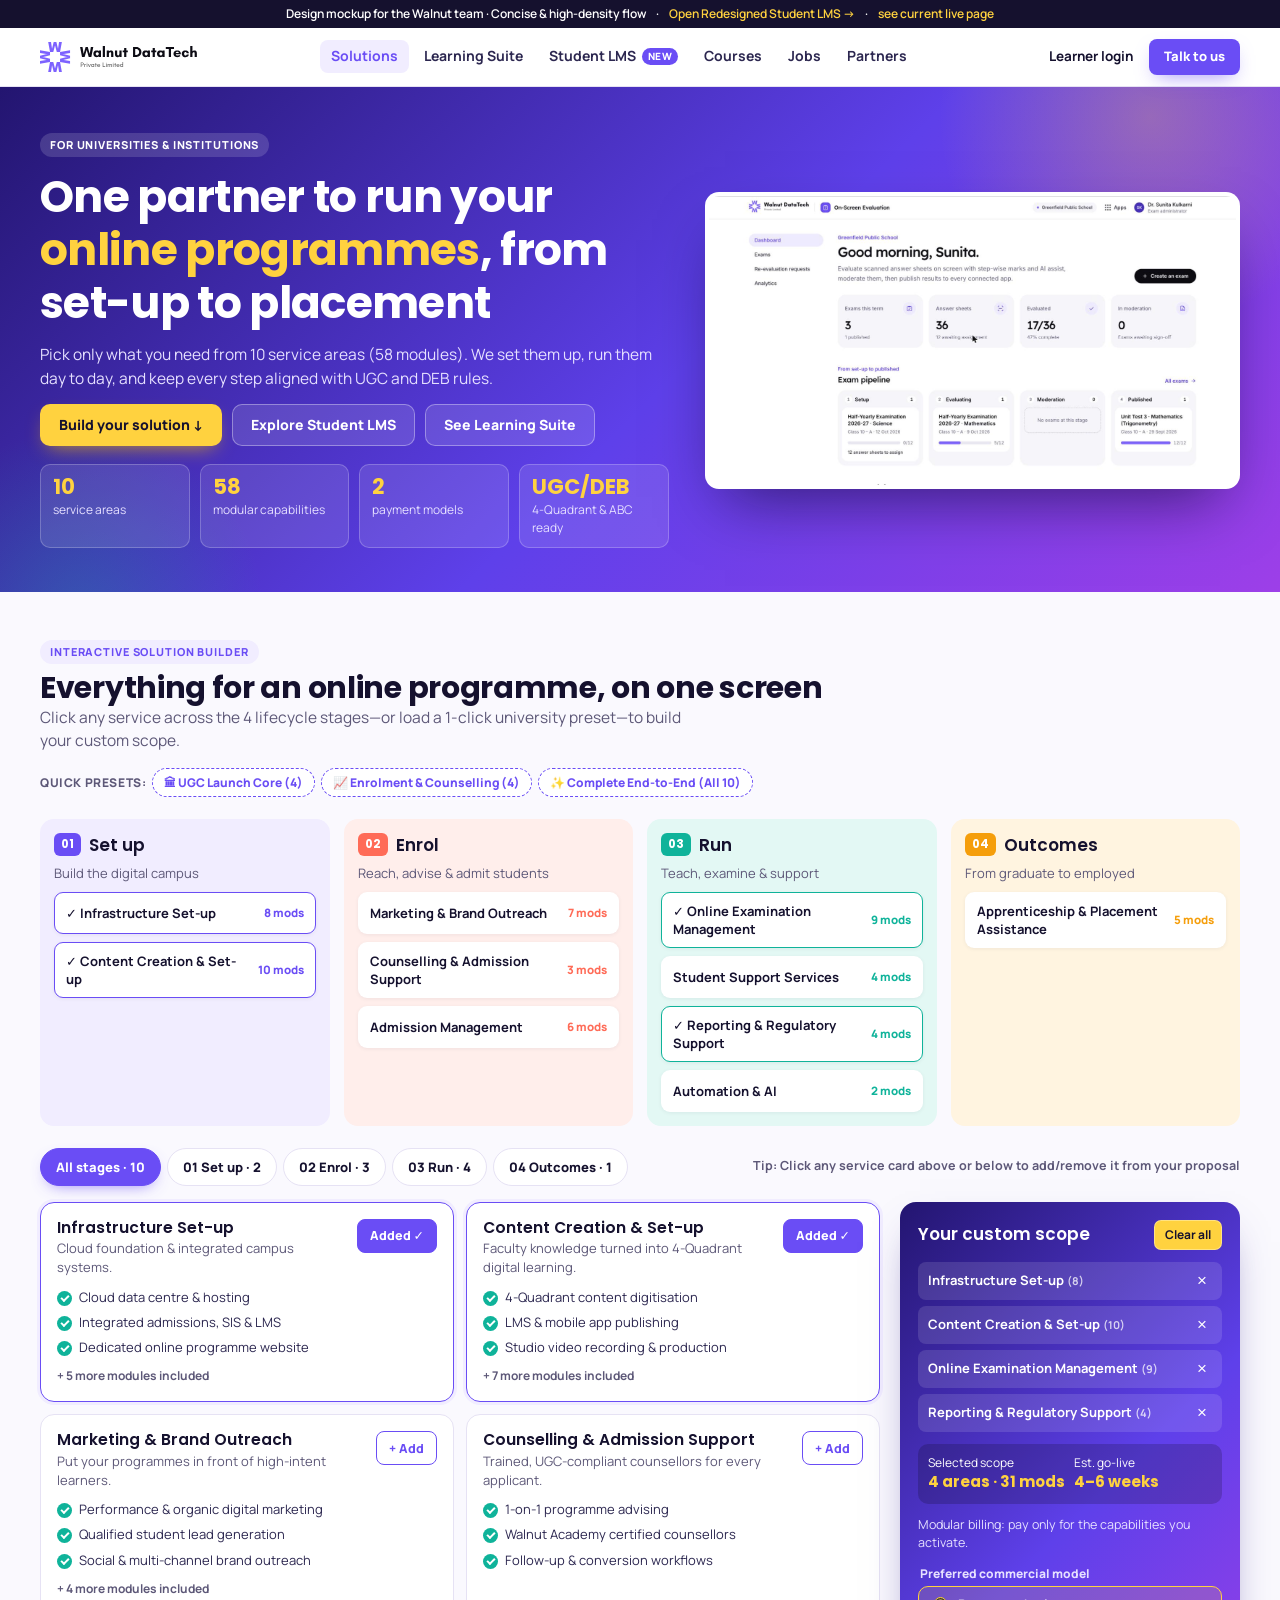
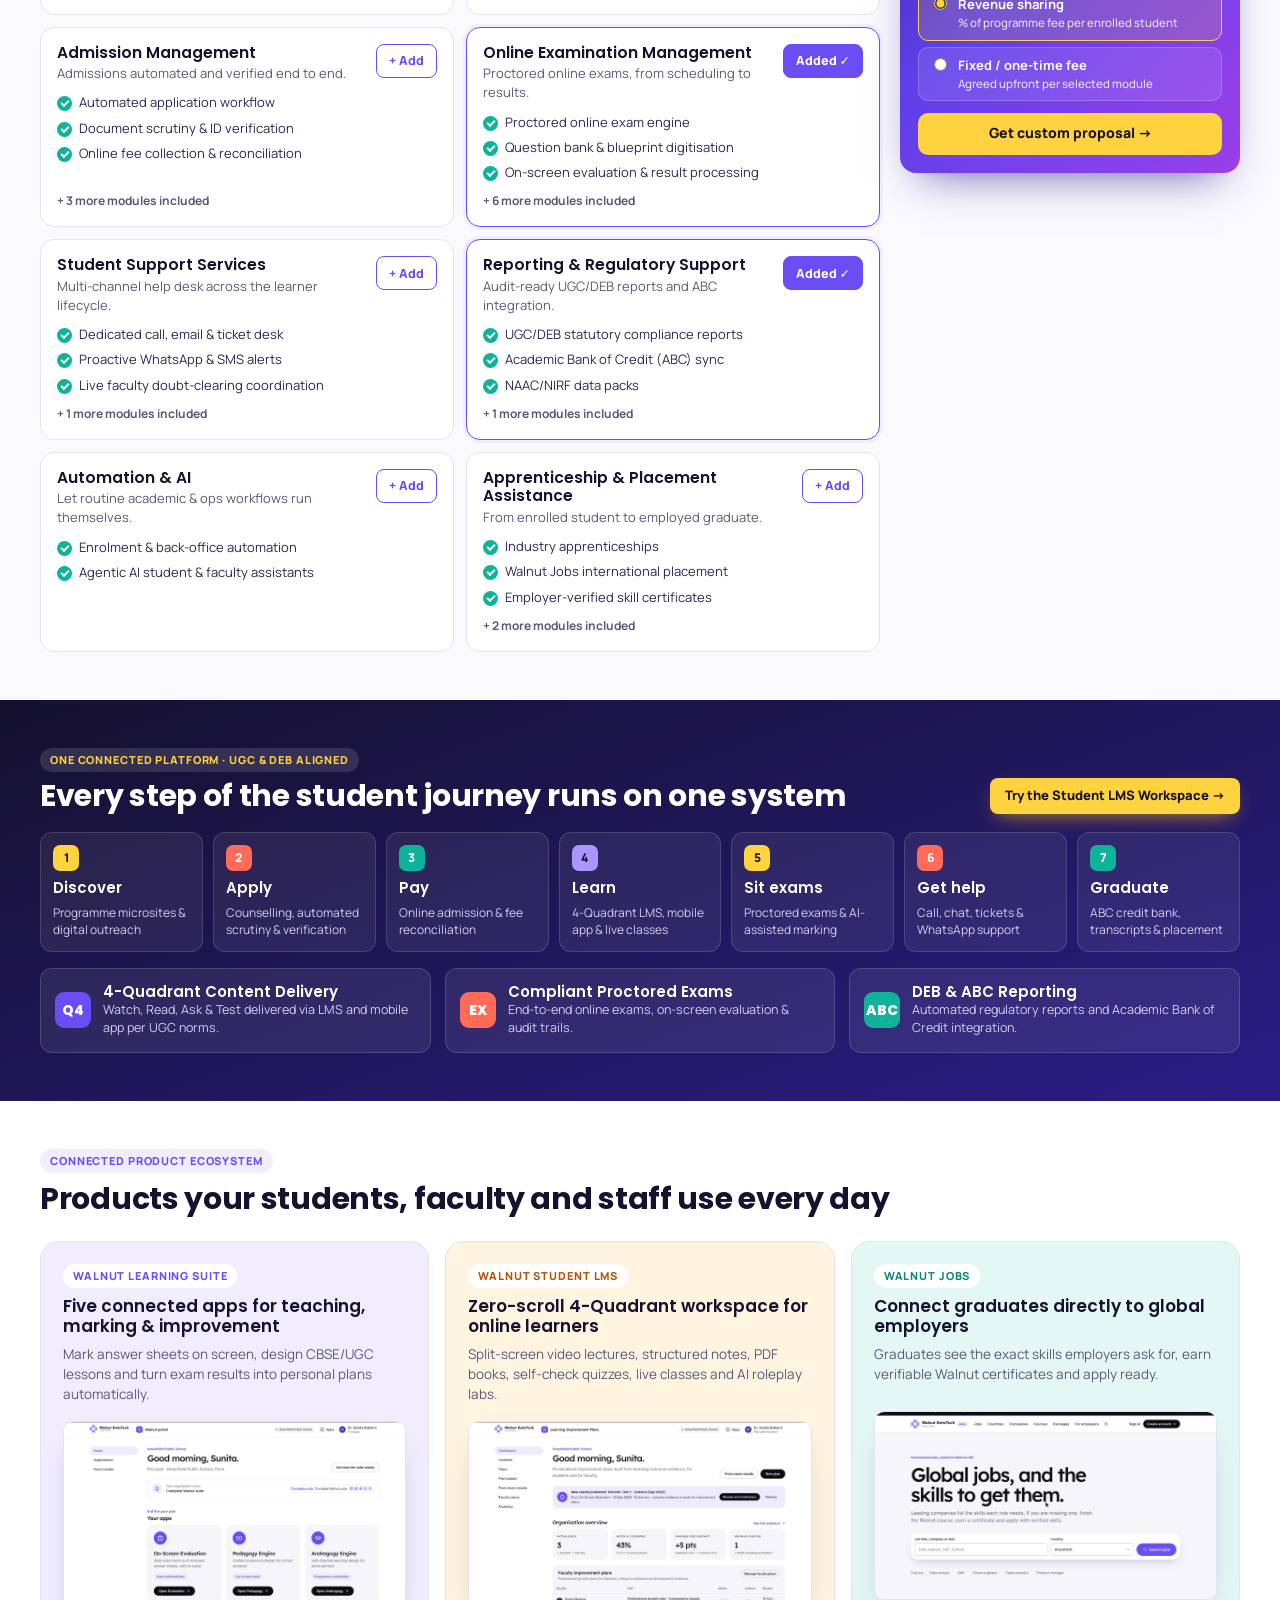
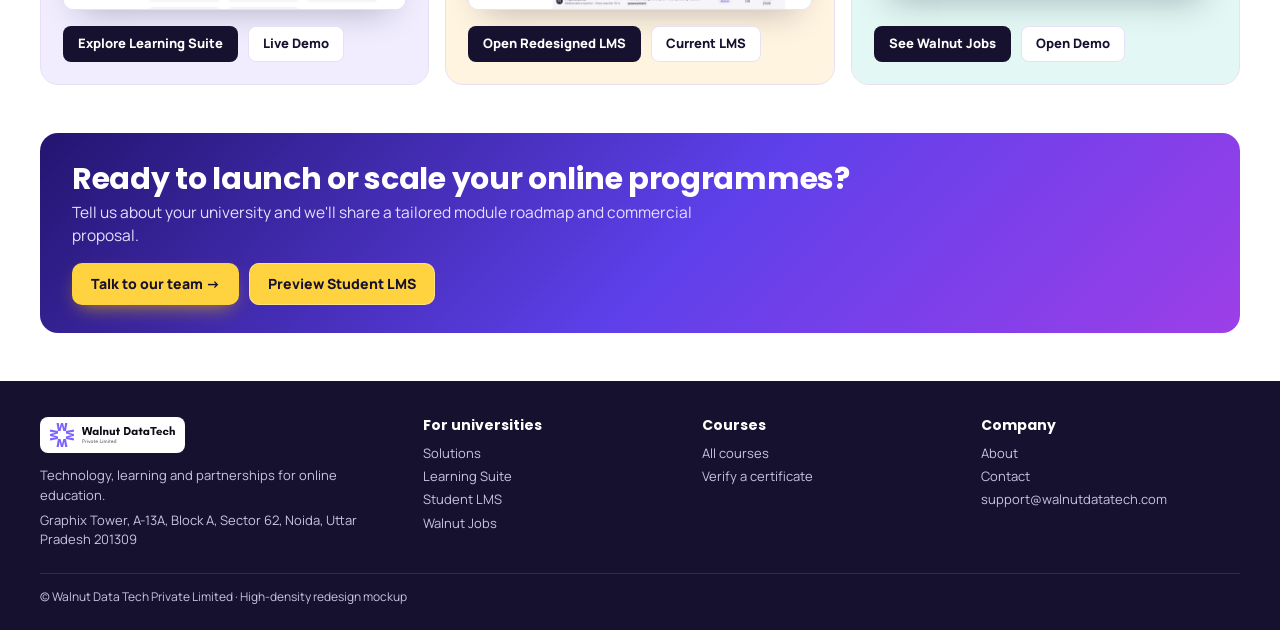
<file: index.html>
<!doctype html>
<html lang="en">
<head>
<meta charset="utf-8">
<meta name="viewport" content="width=device-width, initial-scale=1">
<meta name="robots" content="noindex, nofollow">
<title>Solutions for universities | Walnut DataTech (redesign mockup)</title>
<meta name="description" content="Walnut DataTech services for universities running online programmes: set-up, enrolment, examinations, support and placement.">
<link rel="preconnect" href="https://fonts.googleapis.com">
<link rel="preconnect" href="https://fonts.gstatic.com" crossorigin>
<link href="https://fonts.googleapis.com/css2?family=Poppins:wght@500;600;700&family=Manrope:wght@400;500;600;700;800&display=swap" rel="stylesheet">
<link rel="stylesheet" href="styles.css?v=4">
</head>
<body>
<div class="mock-banner">
  <span>Design mockup for the Walnut team · Concise &amp; high-density flow</span>
  <span>·</span>
  <a href="lms.html">Open Redesigned Student LMS →</a>
  <span>·</span>
  <a href="https://walnutdatatech.com/solutions/">see current live page</a>
</div>

<header class="site-header">
  <div class="wrap">
    <a class="logo" href="index.html" aria-label="Walnut DataTech home"><img src="images/logo.svg" alt="Walnut DataTech"></a>
    <nav class="nav" aria-label="Main">
      <a href="index.html" class="active">Solutions</a>
      <a href="learning-suite.html">Learning Suite</a>
      <a href="lms.html">Student LMS <span class="badge-new">New</span></a>
      <a href="https://walnutdatatech.com/academy/">Courses</a>
      <a href="https://walnutdatatech.com/jobs/">Jobs</a>
      <a href="https://walnutdatatech.com/partners/">Partners</a>
    </nav>
    <div class="header-cta">
      <a class="signin" href="lms.html">Learner login</a>
      <a class="btn btn-primary btn-sm" href="#contact">Talk to us</a>
    </div>
  </div>
</header>

<main>
  <!-- Compact Hero -->
  <div class="hero">
    <div class="wrap">
      <div class="hero-text">
        <span class="eyebrow">For universities &amp; institutions</span>
        <h1>One partner to run your <span class="accent">online programmes</span>, from set-up to placement</h1>
        <p class="lead">Pick only what you need from 10 service areas (58 modules). We set them up, run them day to day, and keep every step aligned with UGC and DEB rules.</p>
        <div class="btn-row">
          <a class="btn btn-yellow" href="#build">Build your solution ↓</a>
          <a class="btn btn-ghost" href="lms.html">Explore Student LMS</a>
          <a class="btn btn-ghost" href="learning-suite.html">See Learning Suite</a>
        </div>
        <div class="stats">
          <div class="stat"><b>10</b><span>service areas</span></div>
          <div class="stat"><b>58</b><span>modular capabilities</span></div>
          <div class="stat"><b>2</b><span>payment models</span></div>
          <div class="stat"><b>UGC/DEB</b><span>4-Quadrant &amp; ABC ready</span></div>
        </div>
      </div>
      <div class="hero-shot"><img class="shot" src="images/evaluation.jpg" alt="Walnut On-Screen Evaluation dashboard showing exams, answer sheets evaluated and the exam pipeline" width="1456" height="797"></div>
    </div>
  </div>

  <!-- Stage Map + Interactive Builder Unified for Better Flow & Less Scrolling -->
  <section id="build" style="background:var(--bg-subtle)">
    <div class="wrap">
      <div class="sec-head-row">
        <div>
          <span class="eyebrow">Interactive Solution Builder</span>
          <h2 style="margin-top:6px">Everything for an online programme, on one screen</h2>
          <p class="lead">Click any service across the 4 lifecycle stages—or load a 1-click university preset—to build your custom scope.</p>
        </div>
        <div class="preset-bar" aria-label="Quick solution presets">
          <span>Quick presets:</span>
          <button type="button" class="preset-chip" onclick="applyPreset(['inf','con','exam','reg'])">🏛 UGC Launch Core (4)</button>
          <button type="button" class="preset-chip" onclick="applyPreset(['mkt','cou','adm','sup'])">📈 Enrolment &amp; Counselling (4)</button>
          <button type="button" class="preset-chip" onclick="applyPreset(['inf','con','mkt','cou','adm','exam','sup','reg','ai','plc'])">✨ Complete End-to-End (All 10)</button>
        </div>
      </div>

      <!-- 4-Stage Visual Map (Clicking a service toggles it directly or filters below!) -->
      <div class="grid-4" id="stage-map" style="margin-bottom:22px"></div>

      <!-- Filter Tabs + Detailed Module Cards + Sticky Proposal Configurator -->
      <div class="builder-toolbar">
        <div class="tabs" role="tablist" aria-label="Programme stages" id="stage-tabs"></div>
        <span style="font-size:12.5px;color:var(--muted);font-weight:700">Tip: Click any service card above or below to add/remove it from your proposal</span>
      </div>

      <div class="builder">
        <div id="svc-list"></div>
        <aside class="summary" aria-label="Your solution">
          <div class="summary-head">
            <h3>Your custom scope</h3>
            <button type="button" class="btn btn-ghost btn-xs" id="clear-btn" onclick="picked.clear();render()" hidden>Clear all</button>
          </div>
          <p class="empty" id="sum-empty">No services selected yet. Pick a preset above or click "+ Add" on any service.</p>
          <ul id="sum-list"></ul>
          <div class="summary-metrics" id="sum-metrics" hidden>
            <div><span>Selected scope</span><b id="metric-mods">0 modules</b></div>
            <div><span>Est. go-live</span><b id="metric-time">4–6 weeks</b></div>
          </div>
          <p class="count" id="sum-count"></p>
          <fieldset class="pay">
            <legend>Preferred commercial model</legend>
            <label><input type="radio" name="pay" checked><span>Revenue sharing<small>% of programme fee per enrolled student</small></span></label>
            <label><input type="radio" name="pay"><span>Fixed / one-time fee<small>Agreed upfront per selected module</small></span></label>
          </fieldset>
          <a class="btn btn-primary" href="#contact">Get custom proposal →</a>
        </aside>
      </div>
    </div>
  </section>

  <!-- Connected Student Journey + Regulation Readiness Combined in One Dense Band -->
  <section class="dark">
    <div class="wrap">
      <div class="sec-head-row" style="margin-bottom:18px">
        <div>
          <span class="eyebrow">One connected platform · UGC &amp; DEB aligned</span>
          <h2 style="margin-top:6px">Every step of the student journey runs on one system</h2>
        </div>
        <a class="btn btn-yellow btn-sm" href="lms.html">Try the Student LMS Workspace →</a>
      </div>
      <ol class="journey">
        <li><span class="n">1</span><b>Discover</b><span>Programme microsites &amp; digital outreach</span></li>
        <li><span class="n">2</span><b>Apply</b><span>Counselling, automated scrutiny &amp; verification</span></li>
        <li><span class="n">3</span><b>Pay</b><span>Online admission &amp; fee reconciliation</span></li>
        <li><span class="n">4</span><b>Learn</b><span>4-Quadrant LMS, mobile app &amp; live classes</span></li>
        <li><span class="n">5</span><b>Sit exams</b><span>Proctored exams &amp; AI-assisted marking</span></li>
        <li><span class="n">6</span><b>Get help</b><span>Call, chat, tickets &amp; WhatsApp support</span></li>
        <li><span class="n">7</span><b>Graduate</b><span>ABC credit bank, transcripts &amp; placement</span></li>
      </ol>
      <div class="grid-3" style="margin-top:16px">
        <div class="card" style="background:rgba(255,255,255,.08);border-color:rgba(255,255,255,.15);color:#fff;flex-direction:row;align-items:center;gap:12px;padding:14px">
          <span class="ico" style="background:var(--violet);flex-shrink:0">Q4</span>
          <div><h3 style="color:#fff;font-size:15px">4-Quadrant Content Delivery</h3><p style="font-size:12.5px;color:#D4CEF0">Watch, Read, Ask &amp; Test delivered via LMS and mobile app per UGC norms.</p></div>
        </div>
        <div class="card" style="background:rgba(255,255,255,.08);border-color:rgba(255,255,255,.15);color:#fff;flex-direction:row;align-items:center;gap:12px;padding:14px">
          <span class="ico" style="background:var(--coral);flex-shrink:0">EX</span>
          <div><h3 style="color:#fff;font-size:15px">Compliant Proctored Exams</h3><p style="font-size:12.5px;color:#D4CEF0">End-to-end online exams, on-screen evaluation &amp; audit trails.</p></div>
        </div>
        <div class="card" style="background:rgba(255,255,255,.08);border-color:rgba(255,255,255,.15);color:#fff;flex-direction:row;align-items:center;gap:12px;padding:14px">
          <span class="ico" style="background:var(--teal);flex-shrink:0">ABC</span>
          <div><h3 style="color:#fff;font-size:15px">DEB &amp; ABC Reporting</h3><p style="font-size:12.5px;color:#D4CEF0">Automated regulatory reports and Academic Bank of Credit integration.</p></div>
        </div>
      </div>
    </div>
  </section>

  <!-- 3 Connected Walnut Products Side-by-Side (Includes Student LMS!) -->
  <section>
    <div class="wrap">
      <div class="sec-head">
        <span class="eyebrow">Connected product ecosystem</span>
        <h2>Products your students, faculty and staff use every day</h2>
      </div>
      <div class="promo-grid">
        <div class="promo p-violet">
          <div style="display:flex;flex-direction:column;gap:8px">
            <span class="eyebrow">Walnut Learning Suite</span>
            <h3>Five connected apps for teaching, marking &amp; improvement</h3>
            <p style="color:var(--muted);font-size:13.5px">Mark answer sheets on screen, design CBSE/UGC lessons and turn exam results into personal plans automatically.</p>
          </div>
          <div class="shot-frame"><img class="shot" src="images/portal.jpg" alt="Walnut Learning Suite portal" loading="lazy" width="1456" height="797"></div>
          <div class="btn-row">
            <a class="btn btn-dark btn-sm" href="learning-suite.html">Explore Learning Suite</a>
            <a class="btn btn-outline btn-sm" href="https://walnutdatatech.com/learning-suite/demo/">Live Demo</a>
          </div>
        </div>

        <div class="promo p-amber">
          <div style="display:flex;flex-direction:column;gap:8px">
            <span class="eyebrow">Walnut Student LMS</span>
            <h3>Zero-scroll 4-Quadrant workspace for online learners</h3>
            <p style="color:var(--muted);font-size:13.5px">Split-screen video lectures, structured notes, PDF books, self-check quizzes, live classes and AI roleplay labs.</p>
          </div>
          <div class="shot-frame"><img class="shot" src="images/plans.jpg" alt="Walnut Student LMS workspace" loading="lazy" width="1456" height="797"></div>
          <div class="btn-row">
            <a class="btn btn-dark btn-sm" href="lms.html">Open Redesigned LMS</a>
            <a class="btn btn-outline btn-sm" href="https://lms.walnutdatatech.com/dashboard">Current LMS</a>
          </div>
        </div>

        <div class="promo p-teal">
          <div style="display:flex;flex-direction:column;gap:8px">
            <span class="eyebrow">Walnut Jobs</span>
            <h3>Connect graduates directly to global employers</h3>
            <p style="color:var(--muted);font-size:13.5px">Graduates see the exact skills employers ask for, earn verifiable Walnut certificates and apply ready.</p>
          </div>
          <div class="shot-frame"><img class="shot" src="images/jobs.jpg" alt="Walnut Jobs platform" loading="lazy" width="1456" height="797"></div>
          <div class="btn-row">
            <a class="btn btn-dark btn-sm" href="https://walnutdatatech.com/jobs/">See Walnut Jobs</a>
            <a class="btn btn-outline btn-sm" href="https://walnutdatatech.com/jobs/demo/">Open Demo</a>
          </div>
        </div>
      </div>
    </div>
  </section>

  <!-- Compact CTA -->
  <section id="contact" style="padding-top:0">
    <div class="wrap">
      <div class="cta">
        <div>
          <h2>Ready to launch or scale your online programmes?</h2>
          <p class="lead" style="margin-top:4px">Tell us about your university and we'll share a tailored module roadmap and commercial proposal.</p>
        </div>
        <div class="btn-row">
          <a class="btn btn-yellow" href="https://walnutdatatech.com/contact/">Talk to our team →</a>
          <a class="btn btn-ghost" href="lms.html">Preview Student LMS</a>
        </div>
      </div>
    </div>
  </section>
</main>

<footer class="site-footer">
  <div class="wrap">
    <div class="cols">
      <div><span class="logo-box"><img src="images/logo.svg" alt="Walnut DataTech" style="height:24px"></span><p>Technology, learning and partnerships for online education.</p><p style="margin-top:6px">Graphix Tower, A-13A, Block A, Sector 62, Noida, Uttar Pradesh 201309</p></div>
      <div><h4>For universities</h4><a href="index.html">Solutions</a><a href="learning-suite.html">Learning Suite</a><a href="lms.html">Student LMS</a><a href="https://walnutdatatech.com/jobs/">Walnut Jobs</a></div>
      <div><h4>Courses</h4><a href="https://walnutdatatech.com/academy/">All courses</a><a href="https://walnutdatatech.com/">Verify a certificate</a></div>
      <div><h4>Company</h4><a href="https://walnutdatatech.com/about/">About</a><a href="https://walnutdatatech.com/contact/">Contact</a><a href="mailto:support@walnutdatatech.com">support@walnutdatatech.com</a></div>
    </div>
    <p class="copy">© Walnut Data Tech Private Limited · High-density redesign mockup</p>
  </div>
</footer>

<script>
const STAGES=[
  {num:'01',name:'Set up',goal:'Build the digital campus'},
  {num:'02',name:'Enrol',goal:'Reach, advise & admit students'},
  {num:'03',name:'Run',goal:'Teach, examine & support'},
  {num:'04',name:'Outcomes',goal:'From graduate to employed'}
];
const SERVICES=[
  {id:'inf',st:0,title:'Infrastructure Set-up',tag:'Cloud foundation & integrated campus systems.',count:8,mods:['Cloud data centre & hosting','Integrated admissions, SIS & LMS','Dedicated online programme website']},
  {id:'con',st:0,title:'Content Creation & Set-up',tag:'Faculty knowledge turned into 4-Quadrant digital learning.',count:10,mods:['4-Quadrant content digitisation','LMS & mobile app publishing','Studio video recording & production']},
  {id:'mkt',st:1,title:'Marketing & Brand Outreach',tag:'Put your programmes in front of high-intent learners.',count:7,mods:['Performance & organic digital marketing','Qualified student lead generation','Social & multi-channel brand outreach']},
  {id:'cou',st:1,title:'Counselling & Admission Support',tag:'Trained, UGC-compliant counsellors for every applicant.',count:3,mods:['1-on-1 programme advising','Walnut Academy certified counsellors','Follow-up & conversion workflows']},
  {id:'adm',st:1,title:'Admission Management',tag:'Admissions automated and verified end to end.',count:6,mods:['Automated application workflow','Document scrutiny & ID verification','Online fee collection & reconciliation']},
  {id:'exam',st:2,title:'Online Examination Management',tag:'Proctored online exams, from scheduling to results.',count:9,mods:['Proctored online exam engine','Question bank & blueprint digitisation','On-screen evaluation & result processing']},
  {id:'sup',st:2,title:'Student Support Services',tag:'Multi-channel help desk across the learner lifecycle.',count:4,mods:['Dedicated call, email & ticket desk','Proactive WhatsApp & SMS alerts','Live faculty doubt-clearing coordination']},
  {id:'reg',st:2,title:'Reporting & Regulatory Support',tag:'Audit-ready UGC/DEB reports and ABC integration.',count:4,mods:['UGC/DEB statutory compliance reports','Academic Bank of Credit (ABC) sync','NAAC/NIRF data packs']},
  {id:'ai',st:2,title:'Automation & AI',tag:'Let routine academic & ops workflows run themselves.',count:2,mods:['Enrolment & back-office automation','Agentic AI student & faculty assistants']},
  {id:'plc',st:3,title:'Apprenticeship & Placement Assistance',tag:'From enrolled student to employed graduate.',count:5,mods:['Industry apprenticeships','Walnut Jobs international placement','Employer-verified skill certificates']}
];
let stage = -1; // -1 = Show all stages in a dense grid by default!
const picked = new Set(['inf','con','exam','reg']); // Pre-populated with UGC Launch Core so summary is immediately alive
const el=(t,a={},h='')=>{const e=document.createElement(t);Object.assign(e,a);if(h)e.innerHTML=h;return e};

function applyPreset(ids){
  picked.clear();
  ids.forEach(id=>picked.add(id));
  render();
}

function renderMap(){
  const m=document.getElementById('stage-map');
  m.innerHTML='';
  STAGES.forEach((s,i)=>{
    const box=el('div',{className:'stage s'+i},`<div class="stage-top"><span class="stage-num">${s.num}</span><h3>${s.name}</h3></div><p>${s.goal}</p>`);
    SERVICES.filter(v=>v.st===i).forEach(v=>{
      const on=picked.has(v.id);
      const b=el('button',{type:'button',className:'svc-link'+(on?' is-picked':'')},`<span>${on?'✓ ':''}${v.title}</span><small>${v.count} mods</small>`);
      b.onclick=()=>{on?picked.delete(v.id):picked.add(v.id);stage=i;render()};
      box.appendChild(b);
    });
    m.appendChild(box);
  });
}

function render(){
  renderMap();
  const tabs=document.getElementById('stage-tabs');tabs.innerHTML='';
  const allTab=el('button',{type:'button',className:'tab'},`All stages · ${SERVICES.length}`);
  allTab.setAttribute('role','tab');allTab.setAttribute('aria-selected',stage===-1);
  allTab.onclick=()=>{stage=-1;render()};
  tabs.appendChild(allTab);

  STAGES.forEach((s,i)=>{
    const n=SERVICES.filter(v=>v.st===i).length;
    const t=el('button',{type:'button',className:'tab'},`${s.num} ${s.name} · ${n}`);
    t.setAttribute('role','tab');t.setAttribute('aria-selected',i===stage);
    t.onclick=()=>{stage=i;render()};tabs.appendChild(t);
  });

  const list=document.getElementById('svc-list');list.innerHTML='';
  SERVICES.filter(v=>stage===-1 || v.st===stage).forEach(v=>{
    const on=picked.has(v.id);
    const c=el('article',{className:'svc-card'+(on?' added':'')});
    c.innerHTML=`<div class="svc-card-top"><div><h3>${v.title}</h3><p>${v.tag}</p></div></div>
      <ul class="ticks">${v.mods.map(m=>`<li>${m}</li>`).join('')}</ul>
      ${v.count>v.mods.length?`<p class="more">+ ${v.count-v.mods.length} more modules included</p>`:''}`;
    const b=el('button',{type:'button',className:'add-btn'},on?'Added ✓':'+ Add');
    b.setAttribute('aria-pressed',on);
    b.onclick=()=>{on?picked.delete(v.id):picked.add(v.id);render()};
    c.querySelector('.svc-card-top').appendChild(b);list.appendChild(c);
  });

  const ul=document.getElementById('sum-list');ul.innerHTML='';
  let mods=0;
  SERVICES.filter(v=>picked.has(v.id)).forEach(v=>{
    mods+=v.count;
    const li=el('li',{},`<span>${v.title} <small style="opacity:.75">(${v.count})</small></span>`);
    const x=el('button',{type:'button',ariaLabel:'Remove '+v.title},'×');
    x.onclick=()=>{picked.delete(v.id);render()};li.appendChild(x);ul.appendChild(li);
  });
  const hasAny = picked.size > 0;
  document.getElementById('sum-empty').hidden = hasAny;
  document.getElementById('clear-btn').hidden = !hasAny;
  document.getElementById('sum-metrics').hidden = !hasAny;
  if(hasAny){
    document.getElementById('metric-mods').textContent = `${picked.size} areas · ${mods} mods`;
    document.getElementById('metric-time').textContent = picked.size <= 3 ? '3–4 weeks' : (picked.size <= 6 ? '4–6 weeks' : '6–8 weeks');
  }
  document.getElementById('sum-count').textContent = hasAny ? 'Modular billing: pay only for the capabilities you activate.' : '';
}
render();
</script>
</body>
</html>
</file>
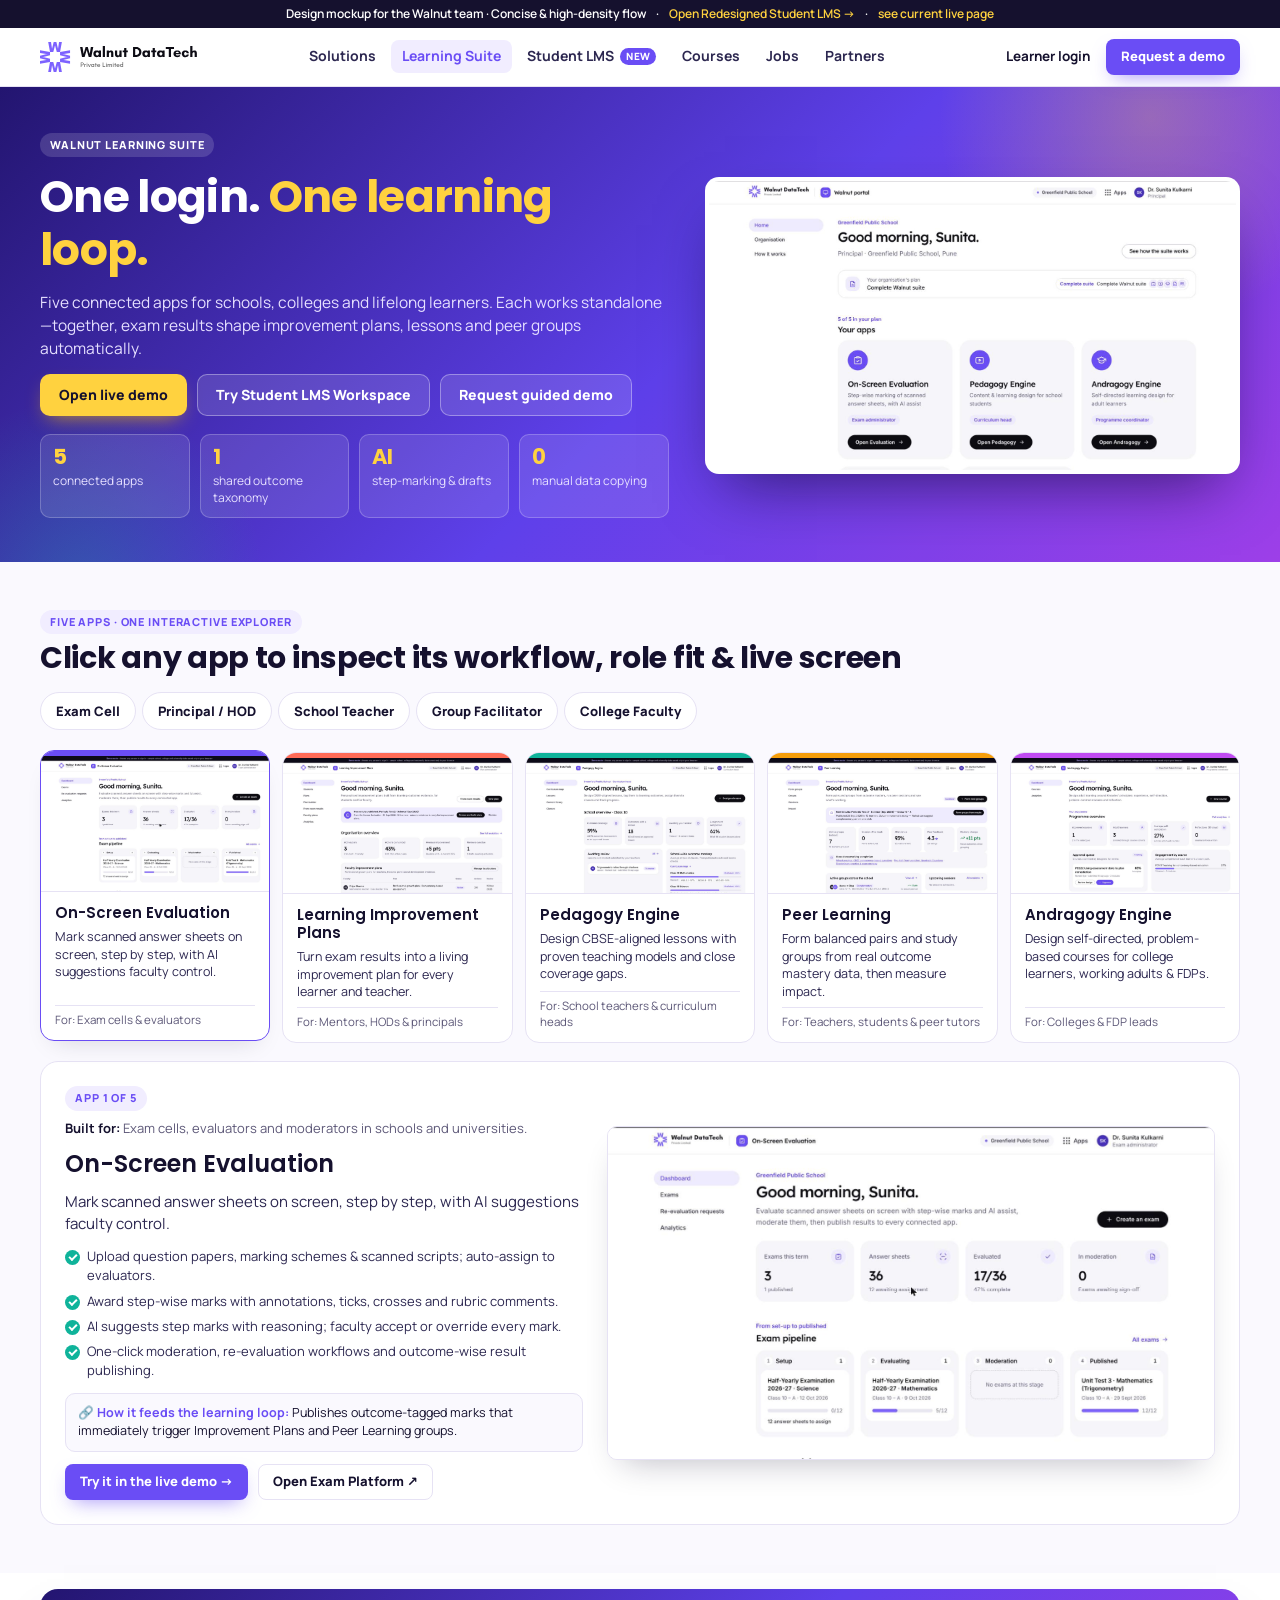
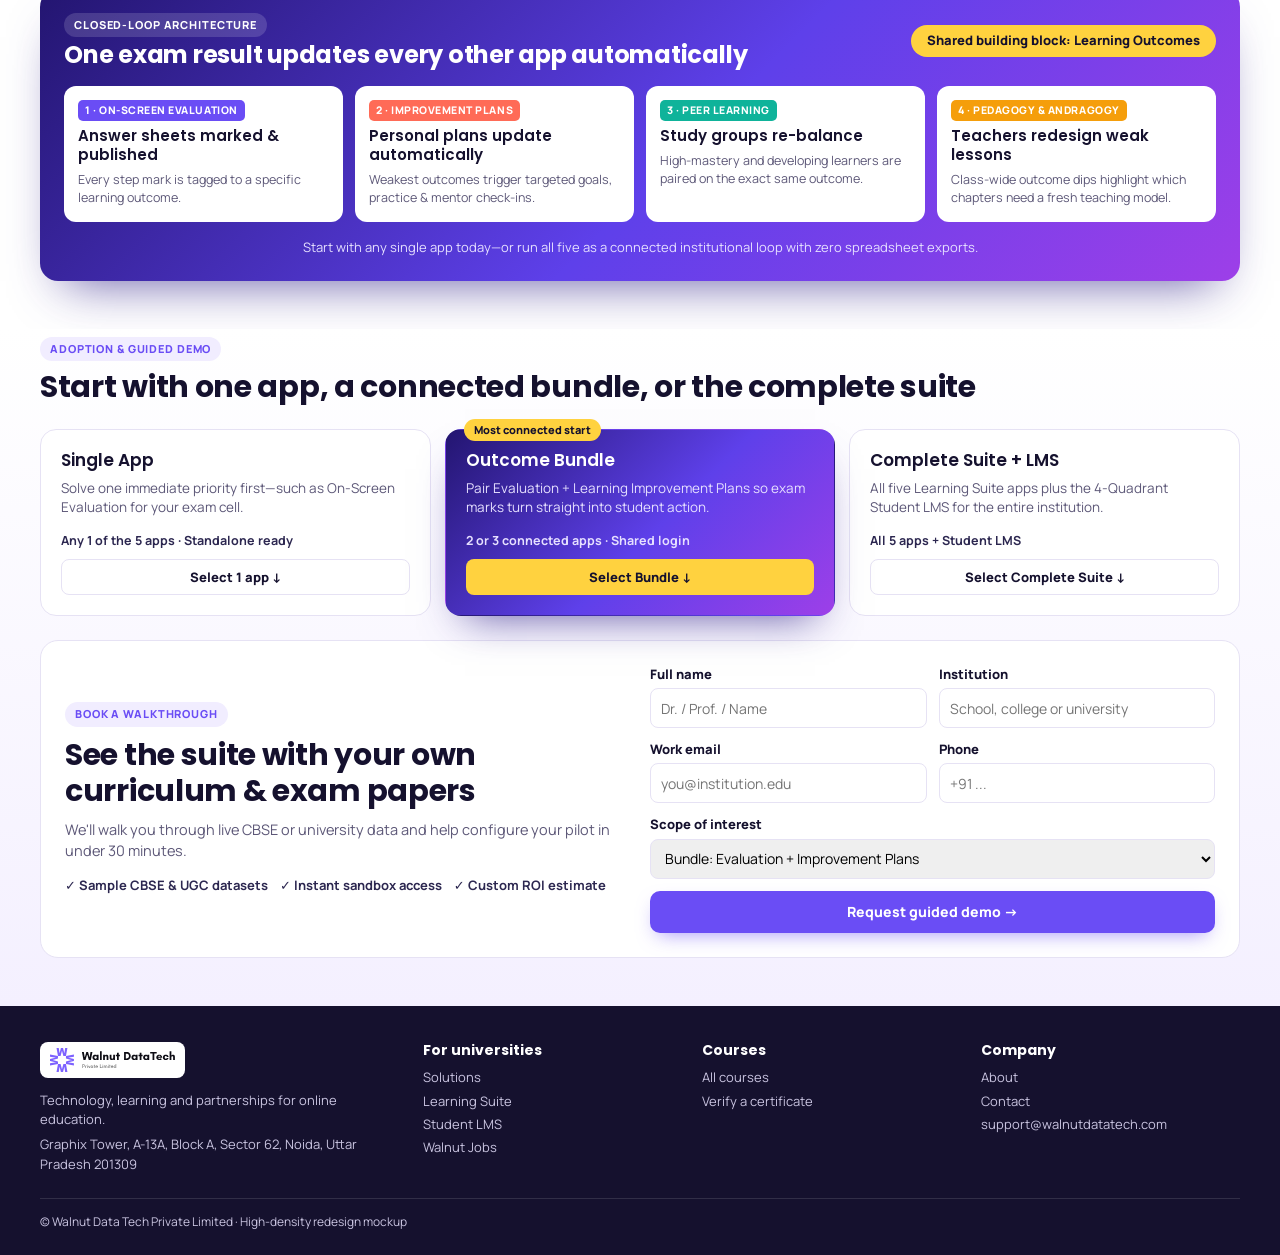
<file: learning-suite.html>
<!doctype html>
<html lang="en">
<head>
<meta charset="utf-8">
<meta name="viewport" content="width=device-width, initial-scale=1">
<meta name="robots" content="noindex, nofollow">
<title>Walnut Learning Suite | Walnut DataTech (redesign mockup)</title>
<meta name="description" content="Five connected apps for schools and colleges: On-Screen Evaluation, Learning Improvement Plans, Pedagogy Engine, Peer Learning and Andragogy Engine.">
<link rel="preconnect" href="https://fonts.googleapis.com">
<link rel="preconnect" href="https://fonts.gstatic.com" crossorigin>
<link href="https://fonts.googleapis.com/css2?family=Poppins:wght@500;600;700&family=Manrope:wght@400;500;600;700;800&display=swap" rel="stylesheet">
<link rel="stylesheet" href="styles.css?v=4">
</head>
<body>
<div class="mock-banner">
  <span>Design mockup for the Walnut team · Concise &amp; high-density flow</span>
  <span>·</span>
  <a href="lms.html">Open Redesigned Student LMS →</a>
  <span>·</span>
  <a href="https://walnutdatatech.com/learning-suite/">see current live page</a>
</div>

<header class="site-header">
  <div class="wrap">
    <a class="logo" href="index.html" aria-label="Walnut DataTech home"><img src="images/logo.svg" alt="Walnut DataTech"></a>
    <nav class="nav" aria-label="Main">
      <a href="index.html">Solutions</a>
      <a href="learning-suite.html" class="active">Learning Suite</a>
      <a href="lms.html">Student LMS <span class="badge-new">New</span></a>
      <a href="https://walnutdatatech.com/academy/">Courses</a>
      <a href="https://walnutdatatech.com/jobs/">Jobs</a>
      <a href="https://walnutdatatech.com/partners/">Partners</a>
    </nav>
    <div class="header-cta">
      <a class="signin" href="lms.html">Learner login</a>
      <a class="btn btn-primary btn-sm" href="#demo-form">Request a demo</a>
    </div>
  </div>
</header>

<main>
  <!-- Compact Hero -->
  <div class="hero">
    <div class="wrap">
      <div class="hero-text">
        <span class="eyebrow">Walnut Learning Suite</span>
        <h1>One login. <span class="accent">One learning loop.</span></h1>
        <p class="lead">Five connected apps for schools, colleges and lifelong learners. Each works standalone—together, exam results shape improvement plans, lessons and peer groups automatically.</p>
        <div class="btn-row">
          <a class="btn btn-yellow" href="https://walnutdatatech.com/learning-suite/demo/">Open live demo</a>
          <a class="btn btn-ghost" href="lms.html">Try Student LMS Workspace</a>
          <a class="btn btn-ghost" href="#demo-form">Request guided demo</a>
        </div>
        <div class="stats">
          <div class="stat"><b>5</b><span>connected apps</span></div>
          <div class="stat"><b>1</b><span>shared outcome taxonomy</span></div>
          <div class="stat"><b>AI</b><span>step-marking &amp; drafts</span></div>
          <div class="stat"><b>0</b><span>manual data copying</span></div>
        </div>
      </div>
      <div class="hero-shot"><img class="shot" src="images/portal.jpg" alt="Walnut portal: a principal's home screen with all five Learning Suite apps" width="1456" height="797"></div>
    </div>
  </div>

  <!-- Unified Five Apps Strip + Interactive Deep-Dive Viewer (Eliminates duplicate scrolling between Glance and Viewer) -->
  <section id="apps" style="background:var(--bg-subtle)">
    <div class="wrap">
      <div class="sec-head-row">
        <div>
          <span class="eyebrow">Five apps · One interactive explorer</span>
          <h2 style="margin-top:6px">Click any app to inspect its workflow, role fit &amp; live screen</h2>
        </div>
        <div class="tabs" role="tablist" aria-label="Filter by role">
          <button type="button" class="tab" onclick="selectApp(0)">Exam Cell</button>
          <button type="button" class="tab" onclick="selectApp(1)">Principal / HOD</button>
          <button type="button" class="tab" onclick="selectApp(2)">School Teacher</button>
          <button type="button" class="tab" onclick="selectApp(3)">Group Facilitator</button>
          <button type="button" class="tab" onclick="selectApp(4)">College Faculty</button>
        </div>
      </div>

      <!-- 5 Compact Interactive Cards act as the selector for the Live Viewer right below -->
      <div class="grid-5" id="glance" style="margin-bottom:18px"></div>

      <!-- Connected Viewer Panel -->
      <div class="viewer">
        <div class="info">
          <div style="display:flex;align-items:center;gap:8px;flex-wrap:wrap">
            <span class="eyebrow" id="v-badge">App 1 of 5</span>
            <span class="for"><b>Built for:</b> <span id="v-who"></span></span>
          </div>
          <h3 id="v-name" style="font-size:24px"></h3>
          <p id="v-does" style="font-size:15px;color:var(--text)"></p>
          <ul class="ticks" id="v-points"></ul>
          <div style="background:var(--bg-subtle);border:1px solid var(--line);border-radius:10px;padding:10px 12px;font-size:12.5px">
            <b style="color:var(--violet)">🔗 How it feeds the learning loop:</b> <span id="v-loop"></span>
          </div>
          <div class="btn-row">
            <a class="btn btn-primary btn-sm" id="v-demo" href="https://walnutdatatech.com/learning-suite/demo/">Try it in the live demo →</a>
            <a class="btn btn-outline btn-sm" href="https://exams.collegeranger.com" target="_blank" rel="noopener">Open Exam Platform ↗</a>
          </div>
        </div>
        <div class="shot-frame"><img class="shot" id="v-img" src="images/evaluation.jpg" alt="" width="1456" height="797"></div>
      </div>
    </div>
  </section>

  <!-- How the Loop Connects + Interactive Outcome Simulator -->
  <section style="padding-top:16px">
    <div class="wrap">
      <div class="loop">
        <div class="loop-head">
          <div>
            <span class="eyebrow" style="background:rgba(255,255,255,.15);color:#fff">Closed-Loop Architecture</span>
            <h2 style="color:#fff;margin-top:4px;font-size:24px">One exam result updates every other app automatically</h2>
          </div>
          <div class="core">Shared building block: Learning Outcomes</div>
        </div>
        <ol>
          <li onclick="selectApp(0);document.getElementById('apps').scrollIntoView()" style="cursor:pointer">
            <span class="step">1 · ON-SCREEN EVALUATION</span>
            <b>Answer sheets marked &amp; published</b>
            <span>Every step mark is tagged to a specific learning outcome.</span>
          </li>
          <li onclick="selectApp(1);document.getElementById('apps').scrollIntoView()" style="cursor:pointer">
            <span class="step">2 · IMPROVEMENT PLANS</span>
            <b>Personal plans update automatically</b>
            <span>Weakest outcomes trigger targeted goals, practice &amp; mentor check-ins.</span>
          </li>
          <li onclick="selectApp(3);document.getElementById('apps').scrollIntoView()" style="cursor:pointer">
            <span class="step">3 · PEER LEARNING</span>
            <b>Study groups re-balance</b>
            <span>High-mastery and developing learners are paired on the exact same outcome.</span>
          </li>
          <li onclick="selectApp(2);document.getElementById('apps').scrollIntoView()" style="cursor:pointer">
            <span class="step">4 · PEDAGOGY &amp; ANDRAGOGY</span>
            <b>Teachers redesign weak lessons</b>
            <span>Class-wide outcome dips highlight which chapters need a fresh teaching model.</span>
          </li>
        </ol>
        <p class="foot">Start with any single app today—or run all five as a connected institutional loop with zero spreadsheet exports.</p>
      </div>
    </div>
  </section>

  <!-- Plans + Demo Form Side-by-Side in One High-Density Section -->
  <section id="demo-form" style="padding-top:8px;background:linear-gradient(180deg,#FFFFFF,#F4F0FF)">
    <div class="wrap">
      <div class="sec-head">
        <span class="eyebrow">Adoption &amp; Guided Demo</span>
        <h2>Start with one app, a connected bundle, or the complete suite</h2>
      </div>
      <div class="grid-3" style="margin-bottom:24px">
        <div class="plan">
          <h3>Single App</h3>
          <p>Solve one immediate priority first—such as On-Screen Evaluation for your exam cell.</p>
          <span class="apps">Any 1 of the 5 apps · Standalone ready</span>
          <button type="button" class="btn btn-outline btn-sm" onclick="pickPlan('On-Screen Evaluation')">Select 1 app ↓</button>
        </div>
        <div class="plan featured">
          <span class="tag">Most connected start</span>
          <h3>Outcome Bundle</h3>
          <p>Pair Evaluation + Learning Improvement Plans so exam marks turn straight into student action.</p>
          <span class="apps">2 or 3 connected apps · Shared login</span>
          <button type="button" class="btn btn-yellow btn-sm" onclick="pickPlan('Bundle: Evaluation + Improvement Plans')">Select Bundle ↓</button>
        </div>
        <div class="plan">
          <h3>Complete Suite + LMS</h3>
          <p>All five Learning Suite apps plus the 4-Quadrant Student LMS for the entire institution.</p>
          <span class="apps">All 5 apps + Student LMS</span>
          <button type="button" class="btn btn-outline btn-sm" onclick="pickPlan('Complete suite')">Select Complete Suite ↓</button>
        </div>
      </div>

      <div class="grid-2" style="align-items:center;background:#fff;border:1.5px solid var(--line);border-radius:18px;padding:24px">
        <div style="display:flex;flex-direction:column;gap:10px">
          <span class="eyebrow">Book a walkthrough</span>
          <h2>See the suite with your own curriculum &amp; exam papers</h2>
          <p class="lead" style="font-size:14.5px">We'll walk you through live CBSE or university data and help configure your pilot in under 30 minutes.</p>
          <div style="display:flex;gap:12px;flex-wrap:wrap;margin-top:4px;font-size:13px;font-weight:700;color:var(--text)">
            <span>✓ Sample CBSE &amp; UGC datasets</span>
            <span>✓ Instant sandbox access</span>
            <span>✓ Custom ROI estimate</span>
          </div>
        </div>
        <form class="demo" style="border:0;padding:0;box-shadow:none" onsubmit="event.preventDefault();this.querySelector('button').textContent='Request received ✓ (Mockup)';">
          <label>Full name<input type="text" autocomplete="name" placeholder="Dr. / Prof. / Name" required></label>
          <label>Institution<input type="text" autocomplete="organization" placeholder="School, college or university" required></label>
          <label>Work email<input type="email" autocomplete="email" placeholder="you@institution.edu" required></label>
          <label>Phone<input type="tel" autocomplete="tel" placeholder="+91 ..."></label>
          <label class="full">Scope of interest
            <select id="plan-select">
              <option>Bundle: Evaluation + Improvement Plans</option>
              <option>On-Screen Evaluation</option>
              <option>Learning Improvement Plans</option>
              <option>Pedagogy Engine</option>
              <option>Peer Learning</option>
              <option>Andragogy Engine</option>
              <option>Complete suite</option>
            </select>
          </label>
          <button class="btn btn-primary full" type="submit">Request guided demo →</button>
        </form>
      </div>
    </div>
  </section>
</main>

<footer class="site-footer">
  <div class="wrap">
    <div class="cols">
      <div><span class="logo-box"><img src="images/logo.svg" alt="Walnut DataTech" style="height:24px"></span><p>Technology, learning and partnerships for online education.</p><p style="margin-top:6px">Graphix Tower, A-13A, Block A, Sector 62, Noida, Uttar Pradesh 201309</p></div>
      <div><h4>For universities</h4><a href="index.html">Solutions</a><a href="learning-suite.html">Learning Suite</a><a href="lms.html">Student LMS</a><a href="https://walnutdatatech.com/jobs/">Walnut Jobs</a></div>
      <div><h4>Courses</h4><a href="https://walnutdatatech.com/academy/">All courses</a><a href="https://walnutdatatech.com/">Verify a certificate</a></div>
      <div><h4>Company</h4><a href="https://walnutdatatech.com/about/">About</a><a href="https://walnutdatatech.com/contact/">Contact</a><a href="mailto:support@walnutdatatech.com">support@walnutdatatech.com</a></div>
    </div>
    <p class="copy">© Walnut Data Tech Private Limited · High-density redesign mockup</p>
  </div>
</footer>

<script>
const APPS=[
  {name:'On-Screen Evaluation',img:'evaluation',demo:'evaluation/',does:'Mark scanned answer sheets on screen, step by step, with AI suggestions faculty control.',who:'Exam cells & evaluators',whoLong:'Exam cells, evaluators and moderators in schools and universities.',loop:'Publishes outcome-tagged marks that immediately trigger Improvement Plans and Peer Learning groups.',points:['Upload question papers, marking schemes & scanned scripts; auto-assign to evaluators.','Award step-wise marks with annotations, ticks, crosses and rubric comments.','AI suggests step marks with reasoning; faculty accept or override every mark.','One-click moderation, re-evaluation workflows and outcome-wise result publishing.']},
  {name:'Learning Improvement Plans',img:'plans',demo:'plans/',does:'Turn exam results into a living improvement plan for every learner and teacher.',who:'Mentors, HODs & principals',whoLong:'Mentors, class teachers, principals and heads of department.',loop:'Consumes outcome gaps from Evaluation and tracks mastery gains after Peer Learning & new lessons.',points:['Auto-identifies each learner’s weakest outcomes with baseline and target scores.','Recommends targeted practice, study resources and scheduled mentor check-ins.','Progress bars update automatically whenever new quiz or exam results arrive.','Includes faculty professional development plans tied to class outcome trends.']},
  {name:'Pedagogy Engine',img:'pedagogy',demo:'pedagogy/',does:'Design CBSE-aligned lessons with proven teaching models and close coverage gaps.',who:'School teachers & curriculum heads',whoLong:'School teachers, instructional designers and curriculum heads.',loop:'Highlights class-wide weak outcomes from recent exams so teachers can redesign those specific lessons.',points:['Interactive map of NCERT chapters & learning outcomes with real-time coverage heatmaps.','Structured lesson builder using 5E, Gradual Release and Experiential templates + AI first drafts.','Shared school repository with HOD review, approval and classroom pacing tracker.']},
  {name:'Peer Learning',img:'peer',demo:'peer/',does:'Form balanced pairs and study groups from real outcome mastery data, then measure impact.',who:'Teachers, students & peer tutors',whoLong:'Classroom facilitators, students and peer tutors.',loop:'Pairs learners who excelled on an outcome with peers currently working on that same outcome.',points:['Algorithmic group suggestions matching high-mastery and developing learners per outcome.','Structured session agendas, attendance tracking and collaborative tasks.','360° peer feedback and pre/post mastery comparison reports.']},
  {name:'Andragogy Engine',img:'andragogy',demo:'andragogy/',does:'Design self-directed, problem-based courses for college learners, working adults & FDPs.',who:'Colleges & FDP leads',whoLong:'Colleges, faculty development programmes and adult learners.',loop:'Connects adult self-reflection journals and project rubrics back to institutional competency goals.',points:['Built around adult-learning principles with automated course completeness checks.','Templates for case-study, problem-based, experiential and flipped-classroom modules.','Learner goal-setting, flexible pathways and faculty-reviewed reflection journals.']}
];
let cur=0;

function selectApp(i){
  cur=i;
  render();
}

function pickPlan(val){
  const sel=document.getElementById('plan-select');
  sel.value=val;
  sel.focus();
}

function render(){
  const g=document.getElementById('glance');
  g.innerHTML='';
  APPS.forEach((a,i)=>{
    const c=document.createElement('article');
    c.className='app-card'+(i===cur?' active-card':'');
    c.onclick=()=>selectApp(i);
    c.innerHTML=`<div class="band"></div><img class="thumb" src="images/${a.img}.jpg" alt="${a.name} dashboard" loading="lazy"><div class="body"><h3>${a.name}</h3><p>${a.does}</p><p class="who">For: ${a.who}</p></div>`;
    g.appendChild(c);
  });

  const a=APPS[cur];
  document.getElementById('v-badge').textContent=`App ${cur+1} of 5`;
  document.getElementById('v-name').textContent=a.name;
  document.getElementById('v-does').textContent=a.does;
  document.getElementById('v-who').textContent=a.whoLong;
  document.getElementById('v-loop').textContent=a.loop;
  document.getElementById('v-points').innerHTML=a.points.map(p=>`<li>${p}</li>`).join('');
  const img=document.getElementById('v-img');
  img.src=`images/${a.img}.jpg`;
  img.alt=`${a.name} dashboard in the Walnut demo`;
  document.getElementById('v-demo').href='https://walnutdatatech.com/learning-suite/demo/'+a.demo;
}
render();
</script>
</body>
</html>
</file>
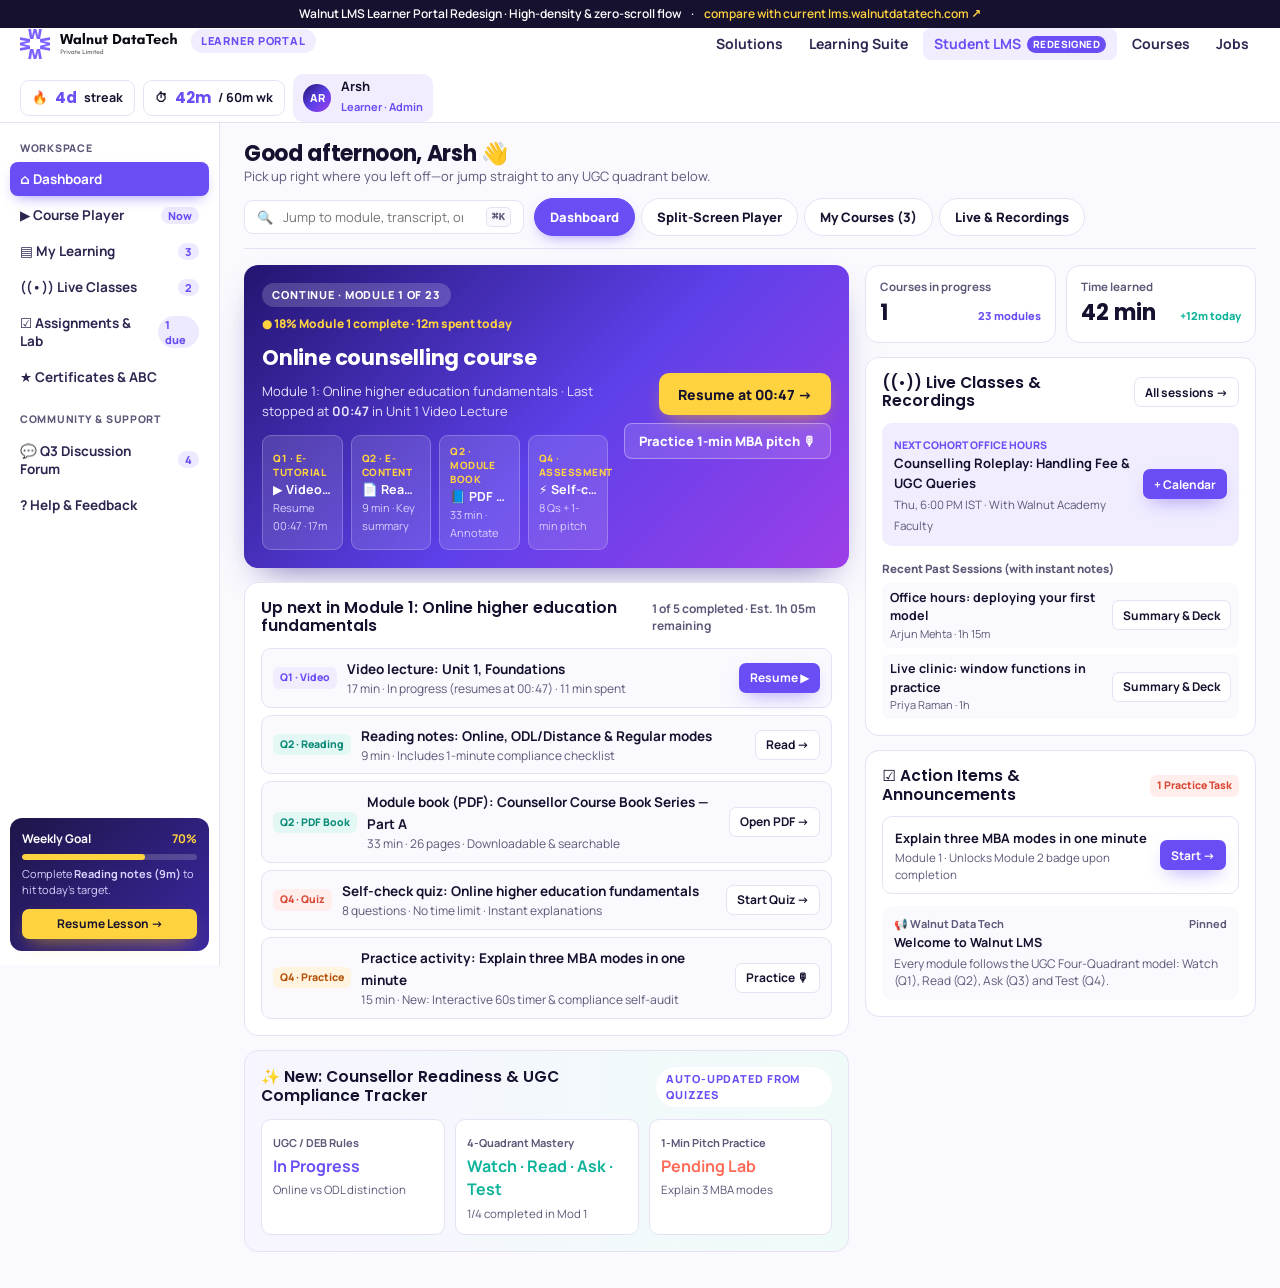
<file: lms.html>
<!doctype html>
<html lang="en">
<head>
<meta charset="utf-8">
<meta name="viewport" content="width=device-width, initial-scale=1">
<meta name="robots" content="noindex, nofollow">
<title>Walnut LMS — Learner Workspace (Redesign)</title>
<meta name="description" content="High-density, zero-scroll Learner Workspace for Walnut LMS: Dashboard, Split-Screen Course Player, 4-Quadrant UGC flow, AI Pitch Coach and Live Classes.">
<link rel="preconnect" href="https://fonts.googleapis.com">
<link rel="preconnect" href="https://fonts.gstatic.com" crossorigin>
<link href="https://fonts.googleapis.com/css2?family=Poppins:wght@500;600;700&family=Manrope:wght@400;500;600;700;800&display=swap" rel="stylesheet">
<link rel="stylesheet" href="styles.css?v=4">
</head>
<body>
<div class="mock-banner">
  <span>Walnut LMS Learner Portal Redesign · High-density &amp; zero-scroll flow</span>
  <span>·</span>
  <a href="https://lms.walnutdatatech.com/dashboard" target="_blank" rel="noopener">compare with current lms.walnutdatatech.com ↗</a>
</div>

<header class="site-header">
  <div class="wrap" style="max-width:1440px">
    <div style="display:flex;align-items:center;gap:14px">
      <a class="logo" href="index.html" aria-label="Walnut DataTech home"><img src="images/logo.svg" alt="Walnut DataTech"></a>
      <span class="eyebrow" style="background:var(--violet-soft);color:var(--violet)">Learner Portal</span>
    </div>
    <nav class="nav" aria-label="Main">
      <a href="index.html">Solutions</a>
      <a href="learning-suite.html">Learning Suite</a>
      <a href="lms.html" class="active">Student LMS <span class="badge-new">Redesigned</span></a>
      <a href="https://walnutdatatech.com/academy/">Courses</a>
      <a href="https://walnutdatatech.com/jobs/">Jobs</a>
    </nav>
    <div class="header-cta">
      <div class="lms-kpi-strip">
        <span class="lms-kpi-chip" title="Daily learning streak">🔥 <b>4d</b> streak</span>
        <span class="lms-kpi-chip" title="Time learned this week">⏱ <b>42m</b> / 60m wk</span>
      </div>
      <div class="lms-user-pill" style="padding:5px 10px">
        <div class="lms-avatar" style="width:28px;height:28px;font-size:11px">AR</div>
        <div class="lms-user-meta"><b>Arsh</b><span>Learner · Admin</span></div>
      </div>
    </div>
  </div>
</header>

<div class="lms-shell">
  <!-- Compact Left Navigation -->
  <aside class="lms-sidebar" aria-label="Learner navigation">
    <div class="lms-nav-group">
      <span class="lms-nav-label">Workspace</span>
      <button type="button" class="lms-nav-btn active" data-view="dashboard" onclick="switchView('dashboard')">
        <span>⌂ Dashboard</span>
      </button>
      <button type="button" class="lms-nav-btn" data-view="player" onclick="switchView('player')">
        <span>▶ Course Player</span>
        <span class="pill-count">Now</span>
      </button>
      <button type="button" class="lms-nav-btn" data-view="courses" onclick="switchView('courses')">
        <span>▤ My Learning</span>
        <span class="pill-count">3</span>
      </button>
      <button type="button" class="lms-nav-btn" data-view="live" onclick="switchView('live')">
        <span>((•)) Live Classes</span>
        <span class="pill-count">2</span>
      </button>
      <button type="button" class="lms-nav-btn" data-view="assignments" onclick="switchView('player');setQuad(4)">
        <span>☑ Assignments &amp; Lab</span>
        <span class="pill-count">1 due</span>
      </button>
      <button type="button" class="lms-nav-btn" data-view="certificates" onclick="switchView('courses')">
        <span>★ Certificates &amp; ABC</span>
      </button>
    </div>

    <div class="lms-nav-group">
      <span class="lms-nav-label">Community &amp; Support</span>
      <button type="button" class="lms-nav-btn" onclick="switchView('player');setDock('qa')">
        <span>💬 Q3 Discussion Forum</span>
        <span class="pill-count">4</span>
      </button>
      <button type="button" class="lms-nav-btn" onclick="alert('Opens instant ticket / WhatsApp mentor support')">
        <span>? Help &amp; Feedback</span>
      </button>
    </div>

    <div class="lms-streak-box">
      <div class="row"><span>Weekly Goal</span><span style="color:var(--yellow)">70%</span></div>
      <div class="lms-bar"><i style="width:70%"></i></div>
      <span style="color:#D9D1FF;font-size:11px">Complete <b>Reading notes (9m)</b> to hit today's target.</span>
      <button type="button" class="btn btn-yellow btn-xs" style="margin-top:4px;width:100%" onclick="switchView('player');setQuad(1)">Resume Lesson →</button>
    </div>
  </aside>

  <!-- Main Workspace Area -->
  <main class="lms-main">
    <!-- Top Utility Bar -->
    <div class="lms-topbar">
      <div>
        <h1 id="view-title" style="font-size:22px">Good afternoon, Arsh 👋</h1>
        <p id="view-sub" style="font-size:13px;color:var(--muted)">Pick up right where you left off—or jump straight to any UGC quadrant below.</p>
      </div>
      <div style="display:flex;align-items:center;gap:10px;flex-wrap:wrap">
        <label class="lms-search" aria-label="Search lessons, notes, or transcripts">
          <span>🔍</span>
          <input type="search" id="global-search" placeholder="Jump to module, transcript, or concept…" oninput="filterQuickJump(this.value)">
          <kbd>⌘K</kbd>
        </label>
        <div class="tabs" style="margin:0">
          <button type="button" class="tab" id="top-tab-dashboard" aria-selected="true" onclick="switchView('dashboard')">Dashboard</button>
          <button type="button" class="tab" id="top-tab-player" aria-selected="false" onclick="switchView('player')">Split-Screen Player</button>
          <button type="button" class="tab" id="top-tab-courses" aria-selected="false" onclick="switchView('courses')">My Courses (3)</button>
          <button type="button" class="tab" id="top-tab-live" aria-selected="false" onclick="switchView('live')">Live &amp; Recordings</button>
        </div>
      </div>
    </div>

    <!-- ====================================================================
         VIEW 1: HIGH-DENSITY DASHBOARD (Replaces sparse 2-scroll dashboard)
         ==================================================================== -->
    <div id="view-dashboard">
      <div class="bento-grid">
        <!-- Left Primary Column -->
        <div class="bento-col">
          <!-- Active Course Hero Card with Direct 4-Quadrant Launchers -->
          <div class="continue-banner">
            <div style="display:flex;flex-direction:column;gap:8px">
              <div style="display:flex;align-items:center;gap:8px;flex-wrap:wrap">
                <span class="eyebrow" style="background:rgba(255,255,255,.18);color:#fff">Continue · Module 1 of 23</span>
                <span style="font-size:12px;color:var(--yellow);font-weight:800">● 18% Module 1 complete · 12m spent today</span>
              </div>
              <h2>Online counselling course</h2>
              <p>Module 1: Online higher education fundamentals · Last stopped at <b>00:47</b> in Unit 1 Video Lecture</p>
              <div class="quad-pills" aria-label="UGC Four Quadrants quick launch">
                <button type="button" class="quad-pill" onclick="switchView('player');setQuad(0)">
                  <small>Q1 · e-Tutorial</small>
                  <b>▶ Video: Unit 1</b>
                  <span>Resume 00:47 · 17m</span>
                </button>
                <button type="button" class="quad-pill" onclick="switchView('player');setQuad(1)">
                  <small>Q2 · e-Content</small>
                  <b>📄 Reading notes</b>
                  <span>9 min · Key summary</span>
                </button>
                <button type="button" class="quad-pill" onclick="switchView('player');setQuad(2)">
                  <small>Q2 · Module Book</small>
                  <b>📘 PDF Book (26p)</b>
                  <span>33 min · Annotate</span>
                </button>
                <button type="button" class="quad-pill" onclick="switchView('player');setQuad(3)">
                  <small>Q4 · Assessment</small>
                  <b>⚡ Self-check &amp; Lab</b>
                  <span>8 Qs + 1-min pitch</span>
                </button>
              </div>
            </div>
            <div style="display:flex;flex-direction:column;gap:8px;align-items:flex-end">
              <button type="button" class="btn btn-yellow" onclick="switchView('player')">Resume at 00:47 →</button>
              <button type="button" class="btn btn-ghost btn-sm" onclick="switchView('player');setQuad(4)">Practice 1-min MBA pitch 🎙</button>
            </div>
          </div>

          <!-- Next Up Queue + Module Progress Strip (Eliminates empty whitespace under My Courses) -->
          <div class="bento-card">
            <div class="bento-head">
              <h3>Up next in Module 1: Online higher education fundamentals</h3>
              <span style="font-size:12px;color:var(--muted);font-weight:700">1 of 5 completed · Est. 1h 05m remaining</span>
            </div>
            <div style="display:flex;flex-direction:column;gap:7px">
              <div class="lesson-row" onclick="switchView('player');setQuad(0)">
                <div class="lesson-row-left">
                  <span class="q-badge q-1">Q1 · Video</span>
                  <div>
                    <b style="font-size:13.5px">Video lecture: Unit 1, Foundations</b>
                    <div style="font-size:12px;color:var(--muted)">17 min · In progress (resumes at 00:47) · 11 min spent</div>
                  </div>
                </div>
                <span class="btn btn-primary btn-xs">Resume ▶</span>
              </div>
              <div class="lesson-row" onclick="switchView('player');setQuad(1)">
                <div class="lesson-row-left">
                  <span class="q-badge q-2">Q2 · Reading</span>
                  <div>
                    <b style="font-size:13.5px">Reading notes: Online, ODL/Distance &amp; Regular modes</b>
                    <div style="font-size:12px;color:var(--muted)">9 min · Includes 1-minute compliance checklist</div>
                  </div>
                </div>
                <span class="btn btn-outline btn-xs">Read →</span>
              </div>
              <div class="lesson-row" onclick="switchView('player');setQuad(2)">
                <div class="lesson-row-left">
                  <span class="q-badge q-2">Q2 · PDF Book</span>
                  <div>
                    <b style="font-size:13.5px">Module book (PDF): Counsellor Course Book Series — Part A</b>
                    <div style="font-size:12px;color:var(--muted)">33 min · 26 pages · Downloadable &amp; searchable</div>
                  </div>
                </div>
                <span class="btn btn-outline btn-xs">Open PDF →</span>
              </div>
              <div class="lesson-row" onclick="switchView('player');setQuad(3)">
                <div class="lesson-row-left">
                  <span class="q-badge q-4">Q4 · Quiz</span>
                  <div>
                    <b style="font-size:13.5px">Self-check quiz: Online higher education fundamentals</b>
                    <div style="font-size:12px;color:var(--muted)">8 questions · No time limit · Instant explanations</div>
                  </div>
                </div>
                <span class="btn btn-outline btn-xs">Start Quiz →</span>
              </div>
              <div class="lesson-row" onclick="switchView('player');setQuad(4)">
                <div class="lesson-row-left">
                  <span class="q-badge q-3">Q4 · Practice</span>
                  <div>
                    <b style="font-size:13.5px">Practice activity: Explain three MBA modes in one minute</b>
                    <div style="font-size:12px;color:var(--muted)">15 min · New: Interactive 60s timer &amp; compliance self-audit</div>
                  </div>
                </div>
                <span class="btn btn-outline btn-xs">Practice 🎙</span>
              </div>
            </div>
          </div>

          <!-- New Feature: Skill & Compliance Readiness Snapshot -->
          <div class="bento-card" style="background:linear-gradient(90deg,#F7F5FF,#EFFBF9)">
            <div class="bento-head">
              <h3>✨ New: Counsellor Readiness &amp; UGC Compliance Tracker</h3>
              <span class="eyebrow" style="background:#fff">Auto-updated from quizzes</span>
            </div>
            <div class="grid-3" style="gap:10px">
              <div style="background:#fff;padding:11px;border-radius:10px;border:1px solid var(--line)">
                <small style="color:var(--muted);font-weight:700;font-size:11px">UGC / DEB Rules</small>
                <b style="display:block;font-size:16px;color:var(--violet);margin-top:2px">In Progress</b>
                <span style="font-size:11.5px;color:var(--muted)">Online vs ODL distinction</span>
              </div>
              <div style="background:#fff;padding:11px;border-radius:10px;border:1px solid var(--line)">
                <small style="color:var(--muted);font-weight:700;font-size:11px">4-Quadrant Mastery</small>
                <b style="display:block;font-size:16px;color:var(--teal);margin-top:2px">Watch · Read · Ask · Test</b>
                <span style="font-size:11.5px;color:var(--muted)">1/4 completed in Mod 1</span>
              </div>
              <div style="background:#fff;padding:11px;border-radius:10px;border:1px solid var(--line)">
                <small style="color:var(--muted);font-weight:700;font-size:11px">1-Min Pitch Practice</small>
                <b style="display:block;font-size:16px;color:var(--coral);margin-top:2px">Pending Lab</b>
                <span style="font-size:11.5px;color:var(--muted)">Explain 3 MBA modes</span>
              </div>
            </div>
          </div>
        </div>

        <!-- Right Compact Column (Consolidates Stats, Live Classes, Assignments, Announcements) -->
        <div class="bento-col">
          <!-- Compact 4-Stat Strip -->
          <div class="grid-2" style="gap:10px">
            <div class="bento-card" style="padding:12px 14px;gap:2px">
              <span style="font-size:11.5px;color:var(--muted);font-weight:700">Courses in progress</span>
              <div style="display:flex;justify-content:space-between;align-items:baseline">
                <b style="font-size:22px;font-family:Poppins,sans-serif">1</b>
                <span style="font-size:11px;color:var(--violet);font-weight:800">23 modules</span>
              </div>
            </div>
            <div class="bento-card" style="padding:12px 14px;gap:2px">
              <span style="font-size:11.5px;color:var(--muted);font-weight:700">Time learned</span>
              <div style="display:flex;justify-content:space-between;align-items:baseline">
                <b style="font-size:22px;font-family:Poppins,sans-serif">42 min</b>
                <span style="font-size:11px;color:var(--teal);font-weight:800">+12m today</span>
              </div>
            </div>
          </div>

          <!-- Consolidated Live & Recordings Feed (No more dead empty box!) -->
          <div class="bento-card">
            <div class="bento-head">
              <h3>((•)) Live Classes &amp; Recordings</h3>
              <button type="button" class="btn btn-outline btn-xs" onclick="switchView('live')">All sessions →</button>
            </div>
            <div style="background:var(--violet-soft);border-radius:10px;padding:10px 12px;display:flex;justify-content:space-between;align-items:center;gap:8px">
              <div>
                <span style="font-size:10.5px;font-weight:800;color:var(--violet);text-transform:uppercase">Next Cohort Office Hours</span>
                <b style="display:block;font-size:13px">Counselling Roleplay: Handling Fee &amp; UGC Queries</b>
                <span style="font-size:11.5px;color:var(--muted)">Thu, 6:00 PM IST · With Walnut Academy Faculty</span>
              </div>
              <button type="button" class="btn btn-primary btn-xs" onclick="this.textContent='Added ✓'">+ Calendar</button>
            </div>
            <div style="display:flex;flex-direction:column;gap:6px;margin-top:2px">
              <div style="font-size:11.5px;font-weight:800;color:var(--muted)">Recent Past Sessions (with instant notes)</div>
              <div style="display:flex;justify-content:space-between;align-items:center;font-size:12.5px;padding:6px 8px;background:var(--bg-subtle);border-radius:8px">
                <div><b>Office hours: deploying your first model</b><div style="font-size:11px;color:var(--muted)">Arjun Mehta · 1h 15m</div></div>
                <button type="button" class="btn btn-outline btn-xs" onclick="switchView('live')">Summary &amp; Deck</button>
              </div>
              <div style="display:flex;justify-content:space-between;align-items:center;font-size:12.5px;padding:6px 8px;background:var(--bg-subtle);border-radius:8px">
                <div><b>Live clinic: window functions in practice</b><div style="font-size:11px;color:var(--muted)">Priya Raman · 1h</div></div>
                <button type="button" class="btn btn-outline btn-xs" onclick="switchView('live')">Summary &amp; Deck</button>
              </div>
            </div>
          </div>

          <!-- Actionable Assignments & Announcements -->
          <div class="bento-card">
            <div class="bento-head">
              <h3>☑ Action Items &amp; Announcements</h3>
              <span class="q-badge q-4">1 Practice Task</span>
            </div>
            <div style="padding:10px 12px;border:1px solid var(--line);border-radius:10px;display:flex;justify-content:space-between;align-items:center;gap:10px">
              <div>
                <b style="font-size:13px">Explain three MBA modes in one minute</b>
                <div style="font-size:11.5px;color:var(--muted)">Module 1 · Unlocks Module 2 badge upon completion</div>
              </div>
              <button type="button" class="btn btn-primary btn-xs" onclick="switchView('player');setQuad(4)">Start →</button>
            </div>
            <div style="padding:10px 12px;background:var(--bg-subtle);border-radius:10px;font-size:12.5px">
              <div style="display:flex;justify-content:space-between;color:var(--muted);font-size:11px;font-weight:700">
                <span>📢 Walnut Data Tech</span><span>Pinned</span>
              </div>
              <b style="display:block;margin-top:2px">Welcome to Walnut LMS</b>
              <p style="color:var(--muted);font-size:12px;margin-top:2px">Every module follows the UGC Four-Quadrant model: Watch (Q1), Read (Q2), Ask (Q3) and Test (Q4).</p>
            </div>
          </div>
        </div>
      </div>
    </div>

    <!-- ====================================================================
         VIEW 2: SPLIT-SCREEN COURSE PLAYER (Fixes Screenshots 04–11)
         ==================================================================== -->
    <div id="view-player" hidden>
      <!-- Compact Single-Line Course & Module Switcher (Replaces huge top cards & quadrant boxes) -->
      <div class="player-header">
        <div class="player-breadcrumb">
          <a href="#dashboard" onclick="switchView('dashboard');return false" style="font-weight:800">← Dashboard</a>
          <span style="color:var(--muted)">/</span>
          <span>Online counselling course</span>
          <span style="color:var(--muted)">/</span>
          <select id="module-select" aria-label="Select module" onchange="selectModule(this.value)">
            <option value="0">Module 1 of 23: Online higher education fundamentals (1h 22m)</option>
            <option value="1">Module 2 of 23: UGC, DEB, recognition and compliance (1h 15m)</option>
            <option value="2">Module 3 of 23: Understanding university types (1h 04m)</option>
            <option value="3">Module 4 of 23: Programme master training (1h 18m)</option>
          </select>
        </div>
        <div style="display:flex;align-items:center;gap:10px">
          <span id="mod-progress-pill" style="font-size:12px;font-weight:800;color:var(--violet);background:var(--violet-soft);padding:5px 10px;border-radius:999px">Lesson 1 of 5 · 20%</span>
          <button type="button" class="btn btn-outline btn-xs" onclick="markCurrentComplete()" id="complete-btn">✓ Mark as complete</button>
        </div>
      </div>

      <div class="player-layout">
        <!-- Left Stage: Instant Above-the-Fold Content with 1-Click Quadrant Subtabs -->
        <div class="player-stage">
          <div class="quad-Subtabs" role="tablist" aria-label="Module 1 Lessons by UGC Quadrant">
            <button type="button" class="quad-tab active" data-q="0" onclick="setQuad(0)">
              <span class="done-dot" id="dot-0" hidden></span>
              <span>Q1 · Video Lecture (17m)</span>
            </button>
            <button type="button" class="quad-tab" data-q="1" onclick="setQuad(1)">
              <span class="done-dot" id="dot-1" hidden></span>
              <span>Q2 · Reading Notes (9m)</span>
            </button>
            <button type="button" class="quad-tab" data-q="2" onclick="setQuad(2)">
              <span class="done-dot" id="dot-2" hidden></span>
              <span>Q2 · Module Book PDF (33m)</span>
            </button>
            <button type="button" class="quad-tab" data-q="3" onclick="setQuad(3)">
              <span class="done-dot" id="dot-3" hidden></span>
              <span>Q4 · Self-Check Quiz (8 Qs)</span>
            </button>
            <button type="button" class="quad-tab" data-q="4" onclick="setQuad(4)">
              <span class="done-dot" id="dot-4" hidden></span>
              <span>Q4 · 1-Min Pitch Activity (15m)</span>
            </button>
          </div>

          <!-- Stage 0: Video Lecture + Key Notes Side-by-Side / Below without scrolling past curriculum -->
          <div class="stage-viewport" id="quad-pane-0">
            <div style="display:flex;justify-content:space-between;align-items:center;flex-wrap:wrap;gap:8px">
              <div>
                <span class="q-badge q-1">Quadrant I · e-Tutorial · Lesson 1 of 111</span>
                <h2 style="font-size:20px;margin-top:4px">Video lecture: Unit 1, Foundations</h2>
              </div>
              <div style="display:flex;gap:6px">
                <button type="button" class="btn btn-outline btn-xs" onclick="cycleSpeed(this)">Speed: 1.0x</button>
                <button type="button" class="btn btn-outline btn-xs" onclick="setDock('notes')">+ Timestamp Note</button>
              </div>
            </div>

            <div class="video-box">
              <div style="display:flex;justify-content:space-between;align-items:center;font-size:12px;color:#D9D1FF">
                <span>Walnut LMS · Unit 1: How Online Degrees Work</span>
                <span>CC · HD 1080p</span>
              </div>
              <div class="video-box-center">
                <button type="button" class="play-circle" onclick="togglePlay(this)" aria-label="Play video">▶</button>
                <span id="play-status" style="font-size:13px;font-weight:700;background:rgba(0,0,0,.45);padding:4px 12px;border-radius:999px">Resume from 00:47 / 17:00</span>
              </div>
              <div>
                <div style="font-size:11px;color:#D9D1FF;margin-bottom:6px;font-weight:700">Interactive Video Chapters (Click to jump):</div>
                <div class="video-chapters">
                  <button type="button" class="chap-chip active" onclick="jumpChapter(this,'00:47 — What is an online degree?')">00:00 Intro &amp; Definition</button>
                  <button type="button" class="chap-chip" onclick="jumpChapter(this,'04:15 — Online vs ODL/Distance vs Regular')">04:15 Three Modes Compared</button>
                  <button type="button" class="chap-chip" onclick="jumpChapter(this,'09:30 — Synchronous vs Asynchronous Learning')">09:30 Live vs Recorded</button>
                  <button type="button" class="chap-chip" onclick="jumpChapter(this,'13:10 — The UGC Four-Quadrant Model')">13:10 Four-Quadrant Model</button>
                  <button type="button" class="chap-chip" onclick="jumpChapter(this,'15:40 — 1-Minute Explanation &amp; Compliance')">15:40 Compliance Rules</button>
                </div>
              </div>
            </div>

            <!-- Compact Expandable Lesson Summary right underneath video -->
            <div class="reading-sheet">
              <div class="takeaway-box">
                <b style="font-size:13.5px;color:var(--violet)">🎯 What you will be able to do after this video</b>
                <ul style="margin:0;padding-left:18px;font-size:13px;display:flex;flex-direction:column;gap:4px">
                  <li>Explain in simple words what an online degree is and who it suits.</li>
                  <li>Tell the difference between <b>Online</b>, <b>ODL/Distance</b>, and <b>Regular</b> education.</li>
                  <li>Describe the UGC Four-Quadrant model (<b>Watch, Read, Ask, Test</b>).</li>
                  <li>Explain the three modes to a working professional in ~1 minute without a script.</li>
                </ul>
              </div>
              <div class="compliance-alert">
                <b style="display:block;margin-bottom:4px">⚠️ Counsellor Compliance Check</b>
                Never rank one mode as universally better than another. Never treat <b>ODL/Distance</b> and <b>Online</b> as the same thing. Never promise how live classes or exams work before checking that programme's current rules.
              </div>
            </div>
          </div>

          <!-- Stage 1: Reading Notes (Structured 2-Column Reader with Key Takeaways) -->
          <div class="stage-viewport" id="quad-pane-1" hidden>
            <div style="display:flex;justify-content:space-between;align-items:center;flex-wrap:wrap;gap:8px">
              <div>
                <span class="q-badge q-2">Quadrant II · e-Content · Lesson 2 of 111</span>
                <h2 style="font-size:20px;margin-top:4px">Reading notes: Online higher education fundamentals</h2>
              </div>
              <span style="font-size:12px;color:var(--muted);font-weight:700">⏱ 9 min read · 12 sec spent</span>
            </div>

            <div class="reading-sheet">
              <div class="reading-prose">
                <h4>Chapter 1: What is an online degree programme?</h4>
                <p>An <b>online degree programme</b> is a full degree programme that a university delivers mainly through digital systems instead of a physical classroom. The learner logs in to the university's learning platform to watch lectures, read study material, submit assignments, take assessments and ask for help.</p>
                <h4>Why this module matters</h4>
                <p>Almost every learner begins with the same question: <i>"How does an online degree actually work?"</i> Your answer decides whether the learner trusts the rest of the conversation. This module gives you the knowledge behind that answer, so you can explain it in your own words rather than from a script.</p>
                <h4>The Four-Quadrant Model</h4>
                <p>Remember it as <b>Watch, Read, Ask, Test</b>: Quadrant I e-Tutorial, Quadrant II e-Content, Quadrant III Discussion, Quadrant IV Assessment. Use the idea in simple words with a learner; the label is for you.</p>
              </div>
              <div style="display:flex;flex-direction:column;gap:10px">
                <div class="takeaway-box">
                  <b style="font-size:13.5px;color:var(--violet)">⚡ The One-Minute Explanation</b>
                  <ol style="margin:0;padding-left:18px;font-size:13px;display:flex;flex-direction:column;gap:5px">
                    <li><b>Name the three modes</b> (Regular, ODL/Distance, Online).</li>
                    <li><b>Give one line on each</b> (Campus vs Self-study + centres vs Full digital LMS).</li>
                    <li><b>Link to the learner's schedule</b> (Working professional flexibility).</li>
                    <li><b>Suggest a clear next step</b> (Review syllabus &amp; eligibility).</li>
                  </ol>
                </div>
                <div class="compliance-alert">
                  <b>Golden Rule:</b> Never describe ODL/Distance and Online as the same thing, and never promise exam/live-class formats without checking current university regulations.
                </div>
              </div>
            </div>
          </div>

          <!-- Stage 2: Module Book PDF (Clean Split Reader) -->
          <div class="stage-viewport" id="quad-pane-2" hidden>
            <div style="display:flex;justify-content:space-between;align-items:center;flex-wrap:wrap;gap:8px">
              <div>
                <span class="q-badge q-2">Quadrant II · e-Content (PDF) · Lesson 3 of 111</span>
                <h2 style="font-size:20px;margin-top:4px">Module book (PDF): Online Higher Education Fundamentals</h2>
              </div>
              <div style="display:flex;gap:8px">
                <button type="button" class="btn btn-outline btn-xs" onclick="alert('Opens full-screen PDF viewer')">↗ Open full screen</button>
                <button type="button" class="btn btn-primary btn-xs" onclick="alert('Downloading Module 1 PDF (26 pages)...')">⬇ Download PDF (26p)</button>
              </div>
            </div>

            <div class="pdf-mock">
              <div class="pdf-toolbar">
                <span>📘 Module 1 — Online Higher Education Fundamentals.pdf</span>
                <div style="display:flex;gap:10px;align-items:center">
                  <button type="button" class="btn btn-ghost btn-xs" onclick="setPdfPage(1)">Page 1: Cover</button>
                  <button type="button" class="btn btn-ghost btn-xs" onclick="setPdfPage(2)">Page 2: Comparison Table</button>
                  <button type="button" class="btn btn-ghost btn-xs" onclick="setPdfPage(3)">Page 3: 4-Quadrant Guide</button>
                </div>
              </div>
              <div class="pdf-body">
                <div class="pdf-thumbs">
                  <div class="pdf-thumb active" id="pthumb-1" onclick="setPdfPage(1)">1 · Cover Page</div>
                  <div class="pdf-thumb" id="pthumb-2" onclick="setPdfPage(2)">2 · 3 Modes Matrix</div>
                  <div class="pdf-thumb" id="pthumb-3" onclick="setPdfPage(3)">3 · UGC Quadrants</div>
                </div>
                <div class="pdf-page" id="pdf-page-content">
                  <span class="eyebrow">Counsellor Course Book Series · Part A — Core Course</span>
                  <h3 style="font-size:22px;color:var(--violet);margin-top:4px">MODULE 01: Online Higher Education Fundamentals</h3>
                  <p style="color:var(--muted)">How online degrees work, how they differ from ODL/Distance and Regular programmes, and how to explain them clearly and compliantly to prospective learners.</p>
                  <div class="grid-3" style="margin-top:8px">
                    <div class="card" style="padding:12px"><b>Regular Mode</b><span style="font-size:12px;color:var(--muted)">Daily in-person classes on campus; fixed timetable.</span></div>
                    <div class="card" style="padding:12px"><b>ODL / Distance</b><span style="font-size:12px;color:var(--muted)">Printed/digital self-learning material + learner support centres.</span></div>
                    <div class="card" style="padding:12px"><b>Online Mode</b><span style="font-size:12px;color:var(--muted)">LMS-driven 4-Quadrant digital delivery + proctored online exams.</span></div>
                  </div>
                </div>
              </div>
            </div>
          </div>

          <!-- Stage 3: Interactive Self-Check Quiz (Inline instant feedback instead of extra page loads) -->
          <div class="stage-viewport" id="quad-pane-3" hidden>
            <div style="display:flex;justify-content:space-between;align-items:center;flex-wrap:wrap;gap:8px">
              <div>
                <span class="q-badge q-4">Quadrant IV · Assessment · Lesson 4 of 111</span>
                <h2 style="font-size:20px;margin-top:4px">Self-check: Online higher education fundamentals</h2>
              </div>
              <span style="font-size:12px;color:var(--violet);font-weight:800">8 Questions · No time limit · Unlimited attempts</span>
            </div>

            <div class="quiz-card">
              <div style="display:flex;justify-content:space-between;font-size:12px;font-weight:800;color:var(--muted)">
                <span id="q-counter">QUESTION 1 OF 3 (SAMPLE INTERACTIVE PREVIEW)</span>
                <span>Not part of final score · Instant explanation</span>
              </div>
              <h3 id="q-title" style="font-size:16.5px">1. A working professional asks if an Online MBA and an ODL (Distance) MBA are the same thing. How should a compliant counsellor respond?</h3>
              <div id="q-options" style="display:flex;flex-direction:column;gap:8px">
                <button type="button" class="quiz-opt" onclick="answerQuiz(this,false,'Never treat ODL/Distance and Online as the same mode.')">A) Tell them yes, both are identical online degrees with no campus visits.</button>
                <button type="button" class="quiz-opt" onclick="answerQuiz(this,true,'Correct! Online programmes deliver learning through the LMS across 4 quadrants, while ODL relies on self-learning materials and regional learner support centres—and you should explain both neutrally without ranking one above the other.')">B) Explain clearly how Online (LMS-based digital delivery) and ODL (self-study + support centres) differ, without ranking one mode as universally better.</button>
                <button type="button" class="quiz-opt" onclick="answerQuiz(this,false,'Compliance rule: Never rank one mode as universally better than another.')">C) Tell them Online is always superior to ODL and Regular degrees.</button>
              </div>
              <div id="q-feedback" hidden style="padding:10px 12px;border-radius:8px;font-size:13px;font-weight:700"></div>
              <div style="display:flex;justify-content:space-between;align-items:center;margin-top:4px">
                <button type="button" class="btn btn-outline btn-xs" onclick="nextQuizQuestion()">Try Next Sample Question →</button>
                <span style="font-size:12px;color:var(--muted)">Full 8-question bank active</span>
              </div>
            </div>
          </div>

          <!-- Stage 4: Imagined New Feature — Interactive 1-Minute Pitch Practice & Compliance Checker -->
          <div class="stage-viewport" id="quad-pane-4" hidden>
            <div style="display:flex;justify-content:space-between;align-items:center;flex-wrap:wrap;gap:8px">
              <div>
                <span class="q-badge q-3">Quadrant IV · Practice Lab · Lesson 5 of 111</span>
                <h2 style="font-size:20px;margin-top:4px">Practice activity: Explain three MBA modes in one minute</h2>
              </div>
              <span class="eyebrow">✨ New Interactive Roleplay Lab</span>
            </div>

            <div class="reading-sheet">
              <div class="quiz-card" style="background:#fff">
                <div style="display:flex;justify-content:space-between;align-items:center">
                  <b>🎙 60-Second Counsellor Pitch Simulator</b>
                  <span id="timer-display" style="font-family:Poppins,sans-serif;font-size:18px;font-weight:700;color:var(--violet)">01:00</span>
                </div>
                <p style="font-size:13px;color:var(--muted)">Scenario: A working manager with 4 years of experience asks: <i>"Should I do a Regular, Distance, or Online MBA?"</i> Draft or speak your 1-minute response below:</p>
                <textarea id="pitch-input" rows="4" style="width:100%;border:1.5px solid var(--line);border-radius:10px;padding:10px;font-family:inherit;font-size:13.5px" placeholder="Type your 4-move response here (or click Load Model Pitch to see an example)..." oninput="evaluatePitch()"></textarea>
                <div style="display:flex;gap:8px;flex-wrap:wrap">
                  <button type="button" class="btn btn-primary btn-xs" onclick="startPitchTimer(this)">⏱ Start 60s Timer</button>
                  <button type="button" class="btn btn-outline btn-xs" onclick="loadSamplePitch()">✨ Load Model Pitch</button>
                </div>
              </div>

              <div class="takeaway-box" style="background:#fff;border:1.5px solid var(--line);border-left:4px solid var(--teal)">
                <b style="font-size:13.5px">Live 4-Move &amp; Compliance Auto-Check</b>
                <div style="display:flex;flex-direction:column;gap:6px;font-size:12.5px" id="rubric-list">
                  <label style="display:flex;gap:8px;align-items:center"><input type="checkbox" id="chk-1"> 1. Named all 3 modes (Regular, ODL/Distance, Online)</label>
                  <label style="display:flex;gap:8px;align-items:center"><input type="checkbox" id="chk-2"> 2. Explained how each works in plain words</label>
                  <label style="display:flex;gap:8px;align-items:center"><input type="checkbox" id="chk-3"> 3. Connected to working professional's schedule</label>
                  <label style="display:flex;gap:8px;align-items:center"><input type="checkbox" id="chk-4"> 4. Passed compliance (no ranking modes, no conflating ODL &amp; Online)</label>
                </div>
                <button type="button" class="btn btn-primary btn-sm" style="margin-top:6px" onclick="markCurrentComplete();alert('Practice activity submitted & marked complete!')">Submit Activity ✓</button>
              </div>
            </div>
          </div>

          <!-- Sticky Player Footer Navigation -->
          <div class="player-footer">
            <button type="button" class="btn btn-outline btn-sm" id="prev-lesson-btn" onclick="stepQuad(-1)">← Previous</button>
            <div style="font-size:12px;color:var(--muted);font-weight:700">
              Tip: Use <kbd style="background:#fff;border:1px solid var(--line);padding:1px 5px;border-radius:4px">1</kbd>–<kbd style="background:#fff;border:1px solid var(--line);padding:1px 5px;border-radius:4px">5</kbd> to switch Quadrants without scrolling
            </div>
            <button type="button" class="btn btn-primary btn-sm" id="next-lesson-btn" onclick="stepQuad(1)">Next: Reading notes →</button>
          </div>
        </div>

        <!-- Right Docked Panel: Curriculum + Smart Notes + Q3 Discussion / AI Tutor -->
        <aside class="player-dock" aria-label="Course tools and syllabus">
          <div class="dock-tabs">
            <button type="button" class="dock-tab active" id="dtab-syllabus" onclick="setDock('syllabus')">Syllabus (23)</button>
            <button type="button" class="dock-tab" id="dtab-notes" onclick="setDock('notes')">My Notes</button>
            <button type="button" class="dock-tab" id="dtab-qa" onclick="setDock('qa')">Q3 Ask / AI</button>
          </div>

          <!-- Dock Tab 1: Syllabus -->
          <div class="dock-body" id="dpane-syllabus">
            <div class="mod-acc">
              <button type="button" class="mod-acc-head">
                <span>Module 1: Online higher ed</span>
                <span style="font-size:11px;color:var(--violet)" id="dock-mod1-count">0/5</span>
              </button>
              <div class="mod-acc-list">
                <button type="button" class="mod-item active" data-mitem="0" onclick="setQuad(0)">
                  <span>▶ 1.1 Video: Unit 1 Foundations</span><small>17m</small>
                </button>
                <button type="button" class="mod-item" data-mitem="1" onclick="setQuad(1)">
                  <span>📄 1.2 Reading notes</span><small>9m</small>
                </button>
                <button type="button" class="mod-item" data-mitem="2" onclick="setQuad(2)">
                  <span>📘 1.3 Module book (PDF)</span><small>33m</small>
                </button>
                <button type="button" class="mod-item" data-mitem="3" onclick="setQuad(3)">
                  <span>⚡ 1.4 Self-check quiz</span><small>8m</small>
                </button>
                <button type="button" class="mod-item" data-mitem="4" onclick="setQuad(4)">
                  <span>🎙 1.5 Practice: 3 MBA modes</span><small>15m</small>
                </button>
              </div>
            </div>

            <div class="mod-acc">
              <button type="button" class="mod-acc-head" onclick="this.nextElementSibling.hidden=!this.nextElementSibling.hidden">
                <span>Module 2: UGC, DEB &amp; compliance</span>
                <span style="font-size:11px;color:var(--muted)">0/5 · 1h 15m</span>
              </button>
              <div class="mod-acc-list" hidden>
                <button type="button" class="mod-item" onclick="setQuad(1)"><span>📄 2.1 UGC Entitled vs Recognised</span><small>14m</small></button>
                <button type="button" class="mod-item" onclick="setQuad(2)"><span>📘 2.2 DEB Verification Checklist</span><small>25m</small></button>
                <button type="button" class="mod-item" onclick="setQuad(3)"><span>⚡ 2.3 Compliance Quiz</span><small>10m</small></button>
              </div>
            </div>

            <div class="mod-acc">
              <button type="button" class="mod-acc-head" onclick="this.nextElementSibling.hidden=!this.nextElementSibling.hidden">
                <span>Module 3: University types</span>
                <span style="font-size:11px;color:var(--muted)">0/5 · 1h 04m</span>
              </button>
              <div class="mod-acc-list" hidden>
                <button type="button" class="mod-item" onclick="setQuad(0)"><span>▶ 3.1 Central, State, Deemed &amp; Private</span><small>19m</small></button>
              </div>
            </div>

            <div class="mod-acc">
              <button type="button" class="mod-acc-head" onclick="this.nextElementSibling.hidden=!this.nextElementSibling.hidden">
                <span>Module 4: Programme master training</span>
                <span style="font-size:11px;color:var(--muted)">0/5 · 1h 18m</span>
              </button>
              <div class="mod-acc-list" hidden>
                <button type="button" class="mod-item" onclick="setQuad(0)"><span>▶ 4.1 Matching Learner Profiles</span><small>21m</small></button>
              </div>
            </div>
          </div>

          <!-- Dock Tab 2: Timestamped Smart Notes -->
          <div class="dock-body" id="dpane-notes" hidden>
            <div style="font-size:12px;color:var(--muted)">Take notes synced to the video timestamp or reading section:</div>
            <div style="display:flex;gap:6px">
              <input type="text" id="note-text" placeholder="Add a note at 00:47…" style="flex:1;border:1.5px solid var(--line);border-radius:8px;padding:6px 10px;font-family:inherit;font-size:12.5px">
              <button type="button" class="btn btn-primary btn-xs" onclick="addSmartNote()">Save</button>
            </div>
            <div id="notes-feed" style="display:flex;flex-direction:column;gap:8px;margin-top:4px">
              <div style="background:var(--bg-subtle);padding:8px 10px;border-radius:8px;font-size:12px;border-left:3px solid var(--violet)">
                <b style="color:var(--violet)">00:47 · Unit 1 Video</b>
                <p style="margin-top:2px">4 Quadrants = Watch (e-Tutorial), Read (e-Content), Ask (Discussion), Test (Assessment).</p>
              </div>
              <div style="background:var(--bg-subtle);padding:8px 10px;border-radius:8px;font-size:12px;border-left:3px solid var(--coral)">
                <b style="color:var(--coral)">Compliance Rule</b>
                <p style="margin-top:2px">Never treat ODL/Distance and Online as identical; never rank one mode above another.</p>
              </div>
            </div>
          </div>

          <!-- Dock Tab 3: Quadrant III Discussion & AI Tutor -->
          <div class="dock-body" id="dpane-qa" hidden>
            <div style="background:var(--violet-soft);padding:10px;border-radius:10px;font-size:12px">
              <b style="color:var(--violet)">🤖 Walnut AI Study Coach (Q3 · Ask)</b>
              <p style="margin-top:3px;color:var(--text)">Ask anything about Module 1 or test your explanation of Online vs ODL degrees.</p>
            </div>
            <div id="qa-feed" style="display:flex;flex-direction:column;gap:8px;font-size:12px">
              <div style="background:var(--bg-subtle);padding:8px 10px;border-radius:8px">
                <b>Peer Question · Riya S.</b>
                <p style="color:var(--muted);margin-top:2px">Can an ODL learner attend live LMS classes like an Online degree learner?</p>
                <p style="color:var(--violet);font-weight:700;margin-top:4px">Faculty Reply: Always check the specific university's current DEB-approved programme structure before promising live class formats.</p>
              </div>
            </div>
            <div style="display:flex;gap:6px;margin-top:auto">
              <input type="text" id="qa-input" placeholder="Ask a question on Module 1…" style="flex:1;border:1.5px solid var(--line);border-radius:8px;padding:6px 10px;font-family:inherit;font-size:12.5px">
              <button type="button" class="btn btn-primary btn-xs" onclick="askCoach()">Ask</button>
            </div>
          </div>
        </aside>
      </div>
    </div>

    <!-- ====================================================================
         VIEW 3: MY LEARNING & CATALOG (Fixes sparse Screenshot 03)
         ==================================================================== -->
    <div id="view-courses" hidden>
      <div class="bento-card">
        <div class="bento-head">
          <div>
            <h3>Enrolled &amp; Recommended Courses</h3>
            <p style="font-size:12.5px;color:var(--muted)">Every course shows module-level 4-Quadrant progress, time spent and verifiable certificate status.</p>
          </div>
          <span class="eyebrow">Lifetime Access</span>
        </div>

        <div class="grid-3">
          <div class="card" style="background:#fff;justify-content:space-between">
            <div style="display:flex;flex-direction:column;gap:8px">
              <div style="display:flex;justify-content:space-between;align-items:center">
                <span class="q-badge q-1">In Progress · 23 Modules</span>
                <span style="font-size:12px;font-weight:800;color:var(--violet)">Started 13 Oct 2026</span>
              </div>
              <h3 style="font-size:17px">Online counselling course</h3>
              <p style="font-size:13px;color:var(--muted)">With Walnut Academy · 111 lessons across UGC regulations, university types, and ethical student advising.</p>
              <div style="background:var(--bg-subtle);padding:8px 10px;border-radius:8px;font-size:12px">
                <div style="display:flex;justify-content:space-between;font-weight:700"><span>Module 1 Progress</span><span>20% · 12m spent</span></div>
              </div>
            </div>
            <button type="button" class="btn btn-primary btn-sm" onclick="switchView('player')">Continue Course →</button>
          </div>

          <div class="card" style="background:#fff;justify-content:space-between">
            <div style="display:flex;flex-direction:column;gap:8px">
              <div style="display:flex;justify-content:space-between;align-items:center">
                <span class="q-badge q-2">Recommended Track</span>
                <span style="font-size:12px;font-weight:800;color:#0B8A77">14 Hours</span>
              </div>
              <h3 style="font-size:17px">Applied SQL &amp; Analytics for Admissions</h3>
              <p style="font-size:13px;color:var(--muted)">Query enrolment funnels, track cohort retention and build automated reporting dashboards.</p>
            </div>
            <button type="button" class="btn btn-outline btn-sm" onclick="switchView('live')">View Past Clinics →</button>
          </div>

          <div class="card" style="background:#fff;justify-content:space-between">
            <div style="display:flex;flex-direction:column;gap:8px">
              <div style="display:flex;justify-content:space-between;align-items:center">
                <span class="q-badge q-3">Skill Certificate</span>
                <span style="font-size:12px;font-weight:800;color:#B45309">18 Hours</span>
              </div>
              <h3 style="font-size:17px">Machine Learning in Production</h3>
              <p style="font-size:13px;color:var(--muted)">Deploy predictive student-success models and automated evaluation pipelines.</p>
            </div>
            <button type="button" class="btn btn-outline btn-sm" onclick="switchView('live')">View Office Hours →</button>
          </div>
        </div>
      </div>
    </div>

    <!-- ====================================================================
         VIEW 4: LIVE CLASSES & RECORDINGS (Fixes Screenshots 12–13)
         ==================================================================== -->
    <div id="view-live" hidden>
      <div class="bento-card">
        <div class="bento-head">
          <div>
            <h3>Learn live with your instructors — or catch up with AI summaries &amp; slides</h3>
            <p style="font-size:12.5px;color:var(--muted)">Even when a video recording is still processing, you get instant access to session slides, key Q&amp;A takeaways and "Notify me".</p>
          </div>
          <select style="font-family:inherit;font-size:13px;font-weight:700;padding:6px 12px;border-radius:8px;border:1.5px solid var(--line)">
            <option>All courses (4 sessions)</option>
            <option>Online counselling course</option>
            <option>Machine learning in production</option>
            <option>Applied SQL for analytics</option>
          </select>
        </div>

        <div style="display:flex;flex-direction:column;gap:10px">
          <div class="lesson-row" style="background:var(--violet-soft);border-color:var(--violet)">
            <div class="lesson-row-left">
              <span class="q-badge q-1">UPCOMING · THU 6:00 PM IST</span>
              <div>
                <b style="font-size:14.5px">Live Roleplay Clinic: Answering "Is an Online Degree Valid for Govt/PSU Jobs?"</b>
                <div style="font-size:12px;color:var(--text)">Online counselling course · Hosted by Walnut Academy Lead Faculty · 60 min</div>
              </div>
            </div>
            <div style="display:flex;gap:8px">
              <button type="button" class="btn btn-outline btn-xs" onclick="alert('Pre-session question submitted!')">Submit Question</button>
              <button type="button" class="btn btn-primary btn-xs" onclick="this.textContent='Calendar RSVP ✓'">+ Add to Calendar</button>
            </div>
          </div>

          <div class="lesson-row" style="background:#fff">
            <div class="lesson-row-left">
              <span class="q-badge q-2">17 OCT 2026 · 1h 15m</span>
              <div>
                <b style="font-size:14.5px">Office hours: deploying your first model</b>
                <div style="font-size:12px;color:var(--muted)">Machine learning in production · Hosted by Arjun Mehta</div>
              </div>
            </div>
            <div style="display:flex;gap:8px;align-items:center">
              <span style="font-size:11.5px;color:var(--muted)">Video processing</span>
              <button type="button" class="btn btn-outline btn-xs" onclick="alert('Opening session deck & key notes...')">📄 Slides &amp; Notes</button>
              <button type="button" class="btn btn-primary btn-xs" onclick="this.textContent='Alert set 🔔'">🔔 Notify when ready</button>
            </div>
          </div>

          <div class="lesson-row" style="background:#fff">
            <div class="lesson-row-left">
              <span class="q-badge q-2">10 OCT 2026 · 1h 00m</span>
              <div>
                <b style="font-size:14.5px">Live clinic: window functions in practice</b>
                <div style="font-size:12px;color:var(--muted)">Applied SQL for analytics · Hosted by Priya Raman</div>
              </div>
            </div>
            <div style="display:flex;gap:8px;align-items:center">
              <button type="button" class="btn btn-outline btn-xs" onclick="alert('Downloading SQL workbook...')">💻 SQL Notebook</button>
              <button type="button" class="btn btn-primary btn-xs" onclick="switchView('player')">▶ Watch Recording</button>
            </div>
          </div>

          <div class="lesson-row" style="background:#fff">
            <div class="lesson-row-left">
              <span class="q-badge q-2">2 OCT 2026 · 1h 00m</span>
              <div>
                <b style="font-size:14.5px">Q&amp;A: building reliable pipelines</b>
                <div style="font-size:12px;color:var(--muted)">Python for data engineering · Hosted by Priya Raman</div>
              </div>
            </div>
            <div style="display:flex;gap:8px;align-items:center">
              <button type="button" class="btn btn-outline btn-xs" onclick="alert('Opening Q&A transcript...')">📝 Q&amp;A Summary</button>
              <button type="button" class="btn btn-primary btn-xs" onclick="switchView('player')">▶ Watch Recording</button>
            </div>
          </div>
        </div>
      </div>
    </div>
  </main>
</div>

<script>
const VIEWS = ['dashboard', 'player', 'courses', 'live'];
const TITLES = {
  dashboard: ['Good afternoon, Arsh 👋', 'Pick up right where you left off—or jump straight to any UGC quadrant below.'],
  player: ['Online counselling course · Split-Screen Player', 'Zero-scroll workspace: switch between Video, Reading, PDF Book, Quiz & Practice in one click.'],
  courses: ['Your courses & skill tracks', 'Every course you are enrolled in, with 4-Quadrant progress and verifiable credentials.'],
  live: ['Live classes, office hours & recordings', 'Join upcoming instructor clinics or review slides, notebooks and recordings.']
};
const NEXT_LABELS = [
  'Next: Reading notes →',
  'Next: Module book (PDF) →',
  'Next: Self-check quiz →',
  'Next: 1-Min Pitch Activity →',
  'Finish Module 1 →'
];
let curQuad = 0;
const completedQuads = new Set();

function switchView(v) {
  VIEWS.forEach(id => {
    document.getElementById('view-' + id).hidden = (id !== v);
    const topTab = document.getElementById('top-tab-' + id);
    if (topTab) topTab.setAttribute('aria-selected', id === v);
  });
  document.querySelectorAll('.lms-nav-btn').forEach(btn => {
    btn.classList.toggle('active', btn.dataset.view === v);
  });
  if (TITLES[v]) {
    document.getElementById('view-title').textContent = TITLES[v][0];
    document.getElementById('view-sub').textContent = TITLES[v][1];
  }
}

function setQuad(q) {
  curQuad = Math.max(0, Math.min(4, q));
  for (let i = 0; i < 5; i++) {
    document.getElementById('quad-pane-' + i).hidden = (i !== curQuad);
  }
  document.querySelectorAll('.quad-tab').forEach(t => {
    t.classList.toggle('active', Number(t.dataset.q) === curQuad);
  });
  document.querySelectorAll('[data-mitem]').forEach(m => {
    m.classList.toggle('active', Number(m.dataset.mitem) === curQuad);
  });
  document.getElementById('prev-lesson-btn').disabled = (curQuad === 0);
  document.getElementById('next-lesson-btn').textContent = NEXT_LABELS[curQuad];
  updateProgressUI();
}

function stepQuad(delta) {
  if (curQuad + delta > 4) {
    completedQuads.add(curQuad);
    updateProgressUI();
    switchView('dashboard');
    return;
  }
  setQuad(curQuad + delta);
}

function markCurrentComplete() {
  completedQuads.add(curQuad);
  const dot = document.getElementById('dot-' + curQuad);
  if (dot) dot.hidden = false;
  updateProgressUI();
}

function updateProgressUI() {
  const pct = Math.max(20, completedQuads.size * 20);
  document.getElementById('mod-progress-pill').textContent = `Lesson ${curQuad + 1} of 5 · ${pct}%`;
  document.getElementById('dock-mod1-count').textContent = `${completedQuads.size}/5`;
  const btn = document.getElementById('complete-btn');
  if (completedQuads.has(curQuad)) {
    btn.textContent = 'Completed ✓';
    btn.style.background = 'var(--teal-soft)';
    btn.style.color = '#065F46';
    btn.style.borderColor = 'var(--teal)';
  } else {
    btn.textContent = '✓ Mark as complete';
    btn.style.background = '';
    btn.style.color = '';
    btn.style.borderColor = '';
  }
}

function setDock(tab) {
  ['syllabus', 'notes', 'qa'].forEach(t => {
    document.getElementById('dpane-' + t).hidden = (t !== tab);
    document.getElementById('dtab-' + t).classList.toggle('active', t === tab);
  });
}

function togglePlay(btn) {
  const playing = btn.textContent === '⏸';
  btn.textContent = playing ? '▶' : '⏸';
  document.getElementById('play-status').textContent = playing ? 'Paused at 00:52 / 17:00' : 'Playing · 00:52 / 17:00 (1.0x)';
}

function jumpChapter(chip, label) {
  document.querySelectorAll('.chap-chip').forEach(c => c.classList.remove('active'));
  chip.classList.add('active');
  document.getElementById('play-status').textContent = 'Playing · ' + label;
}

function cycleSpeed(btn) {
  const speeds = ['1.0x', '1.25x', '1.5x', '2.0x'];
  const cur = btn.textContent.replace('Speed: ', '');
  const next = speeds[(speeds.indexOf(cur) + 1) % speeds.length];
  btn.textContent = 'Speed: ' + next;
}

function setPdfPage(p) {
  [1, 2, 3].forEach(i => document.getElementById('pthumb-' + i).classList.toggle('active', i === p));
  const pages = {
    1: `<span class="eyebrow">Counsellor Course Book Series · Part A — Core Course</span>
        <h3 style="font-size:22px;color:var(--violet);margin-top:4px">MODULE 01: Online Higher Education Fundamentals</h3>
        <p style="color:var(--muted)">How online degrees work, how they differ from ODL/Distance and Regular programmes, and how to explain them clearly and compliantly to prospective learners.</p>`,
    2: `<span class="eyebrow">Page 2 of 26 · Comparison Matrix</span>
        <h3 style="font-size:19px;margin-top:4px">Regular vs ODL/Distance vs Online Programmes</h3>
        <p style="font-size:13px;color:var(--text)">• <b>Regular:</b> Classroom teaching on campus with fixed attendance.<br>• <b>ODL/Distance:</b> Self-learning material + regional study centres.<br>• <b>Online:</b> Full digital delivery via LMS across the 4 UGC Quadrants.</p>`,
    3: `<span class="eyebrow">Page 3 of 26 · The UGC Four-Quadrant Model</span>
        <h3 style="font-size:19px;margin-top:4px">Watch · Read · Ask · Test</h3>
        <p style="font-size:13px;color:var(--text)">Quadrant I (e-Tutorial video), Quadrant II (e-Content reading & PDFs), Quadrant III (Discussion forum & live doubt clearing), Quadrant IV (Self-check quizzes & assignments).</p>`
  };
  document.getElementById('pdf-page-content').innerHTML = pages[p];
}

function answerQuiz(btn, ok, msg) {
  document.querySelectorAll('#q-options .quiz-opt').forEach(b => b.classList.remove('correct', 'wrong'));
  btn.classList.add(ok ? 'correct' : 'wrong');
  const fb = document.getElementById('q-feedback');
  fb.hidden = false;
  fb.textContent = msg;
  fb.style.background = ok ? 'var(--teal-soft)' : 'var(--coral-soft)';
  fb.style.color = ok ? '#065F46' : '#991B1B';
  if (ok) markCurrentComplete();
}

const SAMPLE_QS = [
  {
    q: '1. A working professional asks if an Online MBA and an ODL (Distance) MBA are the same thing. How should a compliant counsellor respond?',
    opts: [
      ['A) Tell them yes, both are identical online degrees with no campus visits.', false, 'Never treat ODL/Distance and Online as the same mode.'],
      ['B) Explain clearly how Online (LMS-based digital delivery) and ODL (self-study + support centres) differ, without ranking one mode as universally better.', true, 'Correct! Explain each mode neutrally and accurately.'],
      ['C) Tell them Online is always superior to ODL and Regular degrees.', false, 'Compliance rule: Never rank one mode as universally better than another.']
    ]
  },
  {
    q: '2. Which four components make up the UGC Four-Quadrant model in an Online degree programme?',
    opts: [
      ['A) Watch (e-Tutorial), Read (e-Content), Ask (Discussion), Test (Assessment)', true, 'Spot on! Watch, Read, Ask, Test cover Quadrants I to IV.'],
      ['B) Prospectus, Admission Form, Fee Receipt, Degree Certificate', false, 'Those are administrative steps, not the 4 learning quadrants.'],
      ['C) Only recorded videos and final annual exams', false, 'Online programmes include all four quadrants continuously.']
    ]
  }
];
let qIdx = 0;
function nextQuizQuestion() {
  qIdx = (qIdx + 1) % SAMPLE_QS.length;
  const item = SAMPLE_QS[qIdx];
  document.getElementById('q-counter').textContent = `QUESTION ${qIdx + 1} OF ${SAMPLE_QS.length} (INTERACTIVE PREVIEW)`;
  document.getElementById('q-title').textContent = item.q;
  document.getElementById('q-feedback').hidden = true;
  document.getElementById('q-options').innerHTML = item.opts.map(o =>
    `<button type="button" class="quiz-opt" onclick="answerQuiz(this,${o[1]},'${o[2].replace(/'/g, "\\'")}')">${o[0]}</button>`
  ).join('');
}

function loadSamplePitch() {
  const sample = "There are three recognised MBA modes: Regular MBA is full-time on campus; ODL/Distance MBA uses self-study materials with regional support centres; and an Online MBA runs digitally on the university LMS with video lectures, readings, discussion forums and assessments. Since you're working full-time, we can compare the syllabus and current exam rules of the Online and ODL options so you can pick what fits your week best.";
  document.getElementById('pitch-input').value = sample;
  evaluatePitch();
}

function evaluatePitch() {
  const val = document.getElementById('pitch-input').value.toLowerCase();
  document.getElementById('chk-1').checked = val.includes('regular') && (val.includes('odl') || val.includes('distance')) && val.includes('online');
  document.getElementById('chk-2').checked = val.includes('campus') || val.includes('lms') || val.includes('self-study');
  document.getElementById('chk-3').checked = val.includes('working') || val.includes('week') || val.includes('schedule');
  document.getElementById('chk-4').checked = val.length > 60 && !val.includes('best mode is');
}

let timerInt = null;
function startPitchTimer(btn) {
  if (timerInt) { clearInterval(timerInt); timerInt = null; btn.textContent = '⏱ Start 60s Timer'; return; }
  let sec = 60;
  btn.textContent = '⏹ Stop Timer';
  timerInt = setInterval(() => {
    sec--;
    document.getElementById('timer-display').textContent = '00:' + String(sec).padStart(2, '0');
    if (sec <= 0) { clearInterval(timerInt); timerInt = null; btn.textContent = '⏱ Start 60s Timer'; }
  }, 1000);
}

function addSmartNote() {
  const inp = document.getElementById('note-text');
  if (!inp.value.trim()) return;
  const div = document.createElement('div');
  div.style.cssText = 'background:var(--bg-subtle);padding:8px 10px;border-radius:8px;font-size:12px;border-left:3px solid var(--teal)';
  div.innerHTML = `<b style="color:var(--teal)">00:52 · Saved Note</b><p style="margin-top:2px">${inp.value}</p>`;
  document.getElementById('notes-feed').prepend(div);
  inp.value = '';
}

function askCoach() {
  const inp = document.getElementById('qa-input');
  if (!inp.value.trim()) return;
  const div = document.createElement('div');
  div.style.cssText = 'background:var(--bg-subtle);padding:8px 10px;border-radius:8px;font-size:12px';
  div.innerHTML = `<b>You asked:</b><p style="margin-top:2px">${inp.value}</p><p style="color:var(--violet);font-weight:700;margin-top:4px">AI Coach: In an Online degree, all four quadrants (Watch, Read, Ask, Test) are delivered digitally on the LMS with full credit equivalence under UGC rules.</p>`;
  document.getElementById('qa-feed').prepend(div);
  inp.value = '';
}

function filterQuickJump(q) {
  if (q.trim().length > 2) {
    switchView('player');
  }
}

document.addEventListener('keydown', e => {
  if (['INPUT', 'TEXTAREA', 'SELECT'].includes(document.activeElement.tagName)) return;
  if (e.key >= '1' && e.key <= '5' && !document.getElementById('view-player').hidden) {
    setQuad(Number(e.key) - 1);
  }
});
</script>
</body>
</html>
</file>
<file: styles.css>
/* Walnut theme: built on the logo violet (#7D62FF) + logo ink (#0D0C14), refined for high density & flow */
:root{
  --ink:#15112E; --text:#2C2750; --muted:#5D5878;
  --violet:#6A4DF5; --violet-dark:#5236D9; --violet-logo:#7D62FF; --violet-soft:#F1EDFF;
  --fuchsia:#C04BF2; --yellow:#FFD23F; --yellow-dark:#F5BC00;
  --coral:#FF6B57; --coral-soft:#FFEEEB; --teal:#0FB39A; --teal-soft:#E3F8F4; --amber:#F59E0B; --amber-soft:#FFF4E0;
  --line:#E6E2F4; --card:#F8F6FF; --white:#FFFFFF; --bg-subtle:#FAF9FE;
  --grad:linear-gradient(135deg,#231570 0%,#5E40EA 54%,#9D3FE8 100%);
  --radius:12px;
}
*{box-sizing:border-box}
html{scroll-behavior:smooth}
body{margin:0;font-family:Manrope,system-ui,-apple-system,sans-serif;color:var(--ink);background:var(--white);line-height:1.48;-webkit-font-smoothing:antialiased;font-size:14.5px}
h1,h2,h3,h4{font-family:Poppins,system-ui,sans-serif;color:var(--ink);margin:0;line-height:1.2}
h1{font-size:clamp(28px,3.6vw,44px);font-weight:700;letter-spacing:-.015em}
h2{font-size:clamp(22px,2.4vw,30px);font-weight:700;letter-spacing:-.01em}
h3{font-size:17px;font-weight:600}
p{margin:0}
a{color:var(--violet);text-decoration:none}
a:hover{color:var(--violet-dark)}
img{max-width:100%;display:block}
.wrap{max-width:1240px;margin:0 auto;padding:0 20px}
.eyebrow{display:inline-flex;align-self:flex-start;font-size:11px;font-weight:800;letter-spacing:.08em;text-transform:uppercase;color:var(--violet);background:var(--violet-soft);padding:4px 10px;border-radius:999px}
.lead{font-size:15.5px;color:var(--muted);max-width:660px;line-height:1.5}
.accent{background:linear-gradient(90deg,var(--violet),var(--fuchsia));-webkit-background-clip:text;background-clip:text;color:transparent}
section{padding:48px 0}
.sec-head{display:flex;flex-direction:column;gap:8px;margin-bottom:24px}
.sec-head-row{display:flex;justify-content:space-between;align-items:flex-end;gap:16px;flex-wrap:wrap;margin-bottom:22px}

/* Buttons */
.btn{display:inline-flex;align-items:center;justify-content:center;gap:7px;min-height:42px;padding:0 18px;border-radius:10px;font-weight:800;font-size:14px;border:1.5px solid transparent;cursor:pointer;font-family:inherit;transition:transform .12s,background .12s,box-shadow .12s,border-color .12s;white-space:nowrap}
.btn:hover{transform:translateY(-1px)}
.btn-primary{background:var(--violet);color:#fff;box-shadow:0 8px 20px -8px rgba(106,77,245,.65)}
.btn-primary:hover{background:var(--violet-dark);color:#fff}
.btn-yellow{background:var(--yellow);color:var(--ink);box-shadow:0 8px 20px -8px rgba(245,188,0,.75)}
.btn-yellow:hover{background:var(--yellow-dark);color:var(--ink)}
.btn-outline{background:#fff;color:var(--ink);border-color:var(--line)}
.btn-outline:hover{border-color:var(--violet);color:var(--violet)}
.btn-ghost{background:rgba(255,255,255,.12);color:#fff;border-color:rgba(255,255,255,.35)}
.btn-ghost:hover{background:rgba(255,255,255,.22);color:#fff}
.btn-dark{background:var(--ink);color:#fff}
.btn-dark:hover{background:#000;color:#fff}
.btn-sm{min-height:36px;padding:0 14px;font-size:13px;border-radius:8px}
.btn-xs{min-height:30px;padding:0 10px;font-size:12px;border-radius:7px;font-weight:700}
.btn-row{display:flex;flex-wrap:wrap;gap:10px;align-items:center}

/* Header */
.mock-banner{background:var(--ink);color:#fff;text-align:center;font-size:12px;font-weight:600;padding:5px 12px;display:flex;justify-content:center;align-items:center;gap:10px;flex-wrap:wrap}
.mock-banner a{color:var(--yellow)!important}
.site-header{position:sticky;top:0;z-index:30;background:rgba(255,255,255,.94);backdrop-filter:blur(12px);border-bottom:1px solid var(--line)}
.site-header .wrap{display:flex;align-items:center;justify-content:space-between;gap:14px;min-height:58px;flex-wrap:wrap}
.logo img{height:30px;width:auto}
.nav{display:flex;flex-wrap:wrap;gap:4px;font-size:14px;font-weight:700}
.nav a{color:var(--text);padding:6px 11px;border-radius:8px;display:inline-flex;align-items:center;gap:6px}
.nav a:hover{background:var(--violet-soft);color:var(--violet)}
.nav a.active{background:var(--violet-soft);color:var(--violet)}
.nav .badge-new{font-size:10px;font-weight:800;text-transform:uppercase;background:var(--violet);color:#fff;padding:1px 6px;border-radius:999px;letter-spacing:.04em}
.header-cta{display:flex;gap:8px;align-items:center}
.header-cta .signin{color:var(--ink);font-weight:700;font-size:13.5px;padding:0 8px}

/* Hero (compact & dense) */
.hero{background:var(--grad);padding:46px 0 44px;position:relative;overflow:hidden;color:#fff}
.hero::before{content:"";position:absolute;width:460px;height:460px;border-radius:50%;background:radial-gradient(circle,rgba(255,210,63,.28),transparent 65%);top:-200px;right:-100px}
.hero::after{content:"";position:absolute;width:400px;height:400px;border-radius:50%;background:radial-gradient(circle,rgba(15,179,154,.28),transparent 65%);bottom:-220px;left:-120px}
.hero .wrap{display:grid;grid-template-columns:1.08fr .92fr;gap:36px;align-items:center;position:relative;z-index:1}
.hero-text{display:flex;flex-direction:column;gap:14px}
.hero h1{color:#fff}
.hero h1 .accent{background:none;-webkit-background-clip:initial;background-clip:initial;color:var(--yellow)}
.hero .lead{color:#E6E0FF}
.hero .eyebrow{background:rgba(255,255,255,.15);color:#fff}
.hero-note{font-size:12.5px;color:#D9D1FF}
.hero-shot{border-radius:14px;overflow:hidden;box-shadow:0 28px 60px -20px rgba(10,5,40,.6);border:4px solid rgba(255,255,255,.18);background:#fff}
.shot{width:100%;height:auto;aspect-ratio:1456/797;object-fit:cover;object-position:left bottom}
.stats{display:grid;grid-template-columns:repeat(4,minmax(0,1fr));gap:10px;margin-top:4px}
.stat{background:rgba(255,255,255,.11);border:1px solid rgba(255,255,255,.22);border-radius:10px;padding:10px 12px}
.stat b{display:block;font-family:Poppins,sans-serif;font-size:21px;font-weight:700;color:var(--yellow);white-space:nowrap;line-height:1.15}
.stat span{font-size:12px;color:#E6E0FF;display:block;margin-top:2px}

/* Cards and grids */
.grid-4{display:grid;grid-template-columns:repeat(4,minmax(0,1fr));gap:14px}
.grid-3{display:grid;grid-template-columns:repeat(3,minmax(0,1fr));gap:14px}
.grid-2{display:grid;grid-template-columns:repeat(2,minmax(0,1fr));gap:20px}
.grid-5{display:grid;grid-template-columns:repeat(5,minmax(0,1fr));gap:12px}
.card{background:var(--card);border-radius:var(--radius);padding:18px;display:flex;flex-direction:column;gap:8px;border:1px solid var(--line)}
.card .ico{width:36px;height:36px;border-radius:9px;display:flex;align-items:center;justify-content:center;color:#fff;font-weight:800;font-family:Poppins,sans-serif;font-size:14px}
.c-violet{--c:var(--violet);--bg:var(--violet-soft)}
.c-coral{--c:var(--coral);--bg:var(--coral-soft)}
.c-teal{--c:var(--teal);--bg:var(--teal-soft)}
.c-amber{--c:var(--amber);--bg:var(--amber-soft)}
.card.c-violet,.card.c-coral,.card.c-teal,.card.c-amber{background:var(--bg);border-color:transparent}
.card .ico{background:var(--c)}

/* Stage map: each stage its own colour */
.stage{background:var(--bg);border-radius:14px;padding:14px;display:flex;flex-direction:column;gap:8px}
.stage.s0{--c:var(--violet);--bg:var(--violet-soft)}
.stage.s1{--c:var(--coral);--bg:var(--coral-soft)}
.stage.s2{--c:var(--teal);--bg:var(--teal-soft)}
.stage.s3{--c:var(--amber);--bg:var(--amber-soft)}
.stage-top{display:flex;align-items:center;gap:8px}
.stage-num{font-family:Poppins,sans-serif;font-weight:700;color:#fff;background:var(--c);font-size:11.5px;border-radius:6px;padding:3px 7px}
.stage p{font-size:13px;color:var(--muted)}
.svc-link{display:flex;justify-content:space-between;align-items:center;gap:8px;background:#fff;border:1.5px solid transparent;border-radius:9px;padding:9px 11px;min-height:42px;color:var(--ink);font-weight:700;font-size:13px;text-align:left;cursor:pointer;font-family:inherit;width:100%;box-shadow:0 1px 4px rgba(21,17,46,.06);transition:border-color .12s,transform .12s}
.svc-link:hover{border-color:var(--c);transform:translateX(2px)}
.svc-link.is-picked{border-color:var(--c);background:#fff}
.svc-link small{font-weight:800;color:var(--c);font-size:11.5px;white-space:nowrap}

/* Builder + Presets */
.builder-toolbar{display:flex;justify-content:space-between;align-items:center;gap:12px;flex-wrap:wrap;margin-bottom:16px}
.tabs{display:flex;flex-wrap:wrap;gap:6px}
.tab{min-height:38px;padding:0 15px;border-radius:999px;border:1.5px solid var(--line);background:#fff;font-weight:800;font-size:13px;color:var(--ink);cursor:pointer;font-family:inherit;transition:all .12s}
.tab:hover{border-color:var(--violet)}
.tab[aria-selected="true"]{background:var(--violet);border-color:var(--violet);color:#fff;box-shadow:0 6px 16px -8px rgba(106,77,245,.8)}
.preset-bar{display:flex;align-items:center;gap:6px;flex-wrap:wrap}
.preset-bar span{font-size:12px;font-weight:800;color:var(--muted);text-transform:uppercase;letter-spacing:.05em}
.preset-chip{background:#fff;border:1.5px dashed var(--violet);color:var(--violet);border-radius:999px;padding:5px 11px;font-size:12px;font-weight:800;cursor:pointer;font-family:inherit;transition:all .12s}
.preset-chip:hover{background:var(--violet-soft)}
.builder{display:grid;grid-template-columns:1fr 340px;gap:20px;align-items:start}
#svc-list{display:grid;grid-template-columns:repeat(auto-fill,minmax(320px,1fr));gap:12px}
.svc-card{background:#fff;border:1.5px solid var(--line);border-radius:14px;padding:16px;display:flex;flex-direction:column;gap:10px;transition:border-color .12s,box-shadow .12s}
.svc-card.added{border-color:var(--violet);box-shadow:0 0 0 3px var(--violet-soft)}
.svc-card-top{display:flex;justify-content:space-between;gap:10px;align-items:flex-start}
.svc-card-top h3{font-size:15.5px}
.svc-card-top p{color:var(--muted);font-size:13px;margin-top:2px}
.ticks{list-style:none;margin:0;padding:0;display:grid;grid-template-columns:1fr;gap:6px}
.ticks li{position:relative;padding-left:22px;font-size:13px;color:var(--text)}
.ticks li::before{content:"";position:absolute;left:0;top:3px;width:15px;height:15px;border-radius:50%;background:var(--teal)}
.ticks li::after{content:"";position:absolute;left:4px;top:7px;width:6px;height:3px;border-left:2px solid #fff;border-bottom:2px solid #fff;transform:rotate(-45deg)}
.more{font-size:12px;color:var(--muted);font-weight:700;margin-top:auto}
.add-btn{min-height:34px;padding:0 12px;border-radius:8px;border:1.5px solid var(--violet);background:#fff;font-weight:800;font-size:12.5px;color:var(--violet);cursor:pointer;font-family:inherit;white-space:nowrap;flex-shrink:0}
.add-btn:hover{background:var(--violet-soft)}
.add-btn[aria-pressed="true"]{background:var(--violet);color:#fff}
.summary{position:sticky;top:74px;background:var(--grad);color:#fff;border-radius:16px;padding:18px;display:flex;flex-direction:column;gap:12px;box-shadow:0 20px 42px -20px rgba(43,28,134,.7)}
.summary-head{display:flex;justify-content:space-between;align-items:center}
.summary h3{color:#fff;font-size:17px}
.summary ul{list-style:none;margin:0;padding:0;display:flex;flex-direction:column;gap:6px;max-height:210px;overflow-y:auto}
.summary li{display:flex;justify-content:space-between;gap:8px;align-items:center;font-size:13px;font-weight:700;background:rgba(255,255,255,.12);border-radius:8px;padding:5px 6px 5px 10px}
.summary li button{background:none;border:0;color:#fff;font-size:17px;cursor:pointer;min-width:28px;min-height:28px;line-height:1}
.summary .empty,.summary .count{font-size:12.5px;color:#E6E0FF}
.summary-metrics{display:grid;grid-template-columns:1fr 1fr;gap:8px;background:rgba(0,0,0,.18);padding:10px;border-radius:10px;font-size:12px}
.summary-metrics b{display:block;font-size:15px;color:var(--yellow);font-family:Poppins,sans-serif}
.pay{display:flex;flex-direction:column;gap:6px;border:0;margin:0;padding:0}
.pay legend{font-size:12px;font-weight:800;margin-bottom:4px;color:#E6E0FF}
.pay label{display:flex;gap:8px;align-items:flex-start;background:rgba(255,255,255,.1);border:1.5px solid rgba(255,255,255,.2);border-radius:10px;padding:8px 10px;cursor:pointer;font-size:13px;font-weight:700}
.pay label:has(input:checked){border-color:var(--yellow);background:rgba(255,210,63,.15)}
.pay input{accent-color:var(--yellow);margin-top:2px}
.pay small{display:block;color:#E6E0FF;font-size:11.5px;font-weight:500}
.summary .btn{background:var(--yellow);color:var(--ink)}
.summary .btn:hover{background:var(--yellow-dark);color:var(--ink)}

/* Dark gradient band */
.dark{background:linear-gradient(160deg,#15112E 0%,#2B1C86 100%);color:#fff}
.dark h2,.dark h3{color:#fff}
.dark .eyebrow{background:rgba(255,255,255,.12);color:var(--yellow)}
.journey{list-style:none;margin:0;padding:0;display:grid;grid-template-columns:repeat(7,minmax(0,1fr));gap:10px}
.journey li{background:rgba(255,255,255,.07);border:1px solid rgba(255,255,255,.14);border-radius:12px;padding:12px;display:flex;flex-direction:column;gap:6px}
.journey .n{width:26px;height:26px;border-radius:7px;display:flex;align-items:center;justify-content:center;font-size:12px;font-weight:800;color:var(--ink);background:var(--yellow)}
.journey li:nth-child(4n+2) .n{background:var(--coral);color:#fff}
.journey li:nth-child(4n+3) .n{background:var(--teal);color:#fff}
.journey li:nth-child(4n+4) .n{background:#A996FF;color:var(--ink)}
.journey b{font-family:Poppins,sans-serif;font-size:15px;font-weight:600}
.journey span:last-child{font-size:12px;color:#D4CEF0;line-height:1.4}

/* Product promo */
.promo-grid{display:grid;grid-template-columns:repeat(3,minmax(0,1fr));gap:16px}
.promo{display:flex;flex-direction:column;justify-content:space-between;gap:16px;border-radius:18px;padding:22px;border:1px solid var(--line)}
.promo.p-violet{background:var(--violet-soft)}
.promo.p-teal{background:var(--teal-soft)}
.promo.p-amber{background:var(--amber-soft)}
.promo .eyebrow{background:#fff}
.promo.p-teal .eyebrow{color:#0B8A77}
.promo.p-amber .eyebrow{color:#B45309}
.shot-frame{border-radius:10px;overflow:hidden;border:1px solid var(--line);box-shadow:0 16px 32px -16px rgba(21,17,46,.3);background:#fff}

/* Learning suite */
.app-card{background:#fff;border:1.5px solid var(--line);border-radius:14px;overflow:hidden;display:flex;flex-direction:column;transition:border-color .15s,transform .15s;cursor:pointer}
.app-card:hover,.app-card.active-card{border-color:var(--c);transform:translateY(-2px);box-shadow:0 12px 24px -14px rgba(21,17,46,.18)}
.app-card .band{height:5px;background:var(--c)}
.app-card .thumb{aspect-ratio:16/9.5;object-fit:cover;object-position:left 6%;width:100%;border-bottom:1px solid var(--line)}
.app-card .body{padding:12px 14px;display:flex;flex-direction:column;gap:6px;flex:1}
.app-card h3{font-size:15px}
.app-card p{font-size:12.5px;color:var(--text);line-height:1.42}
.app-card .who{font-size:11.5px;color:var(--muted);margin-top:auto;padding-top:6px;border-top:1px solid var(--line)}
.app-card .btn{border-color:var(--c);color:var(--c);margin-top:4px}
.app-card:nth-child(1){--c:var(--violet)}
.app-card:nth-child(2){--c:var(--coral)}
.app-card:nth-child(3){--c:var(--teal)}
.app-card:nth-child(4){--c:var(--amber)}
.app-card:nth-child(5){--c:var(--fuchsia)}
.loop{background:var(--grad);border-radius:18px;padding:24px;display:flex;flex-direction:column;gap:16px;box-shadow:0 24px 48px -24px rgba(43,28,134,.75)}
.loop-head{display:flex;justify-content:space-between;align-items:center;gap:12px;flex-wrap:wrap}
.loop .core{background:var(--yellow);color:var(--ink);font-weight:800;border-radius:999px;padding:6px 16px;font-size:13px}
.loop ol{list-style:none;margin:0;padding:0;display:grid;grid-template-columns:repeat(4,minmax(0,1fr));gap:12px}
.loop li{background:#fff;border-radius:12px;padding:14px;display:flex;flex-direction:column;gap:6px;color:var(--ink)}
.loop li .step{font-size:10.5px;font-weight:800;letter-spacing:.05em;color:#fff;background:var(--c);align-self:flex-start;padding:3px 7px;border-radius:5px}
.loop li:nth-child(1){--c:var(--violet)}
.loop li:nth-child(2){--c:var(--coral)}
.loop li:nth-child(3){--c:var(--teal)}
.loop li:nth-child(4){--c:var(--amber)}
.loop li b{font-family:Poppins,sans-serif;font-size:15px;font-weight:600;line-height:1.25}
.loop li span:last-child{font-size:12.5px;color:var(--muted)}
.loop .foot{font-size:13px;color:#E6E0FF;text-align:center}
.viewer{display:grid;grid-template-columns:.92fr 1.08fr;gap:24px;align-items:center;background:#fff;border:1.5px solid var(--line);border-radius:18px;padding:24px}
.viewer .info{display:flex;flex-direction:column;gap:12px}
.viewer .for{font-size:13px;color:var(--muted)}
.viewer .for b{color:var(--ink)}
.table-wrap{overflow-x:auto;border:1.5px solid var(--line);border-radius:14px;background:#fff}
table{width:100%;border-collapse:collapse;font-size:13.5px;min-width:580px}
th{text-align:left;background:var(--violet);color:#fff;padding:11px 16px;font-weight:800}
td{padding:11px 16px;border-top:1px solid var(--line)}
tr:nth-child(even) td{background:#FBFAFF}
td.app{color:var(--violet);font-weight:800}
.plan{background:#fff;border:1.5px solid var(--line);border-radius:16px;padding:20px;display:flex;flex-direction:column;gap:8px}
.plan.featured{background:var(--grad);border-color:transparent;color:#fff;position:relative;box-shadow:0 20px 40px -20px rgba(43,28,134,.75)}
.plan.featured h3{color:#fff}
.plan.featured p,.plan.featured .apps{color:#E6E0FF}
.plan.featured .btn{background:var(--yellow);color:var(--ink);box-shadow:none}
.plan .tag{position:absolute;top:-11px;left:18px;background:var(--yellow);color:var(--ink);font-size:11px;font-weight:800;padding:3px 10px;border-radius:999px}
.plan p{color:var(--muted);font-size:13.5px}
.plan .apps{font-size:12.5px;color:var(--text);font-weight:700;margin-top:auto;padding-top:6px}
form.demo{background:#fff;border:1.5px solid var(--line);border-radius:16px;padding:20px;display:grid;grid-template-columns:1fr 1fr;gap:12px;box-shadow:0 20px 40px -26px rgba(43,28,134,.45)}
form.demo label{display:flex;flex-direction:column;gap:4px;font-size:13px;font-weight:800}
form.demo input,form.demo select{font-family:inherit;font-size:14px;min-height:40px;padding:0 10px;border:1.5px solid var(--line);border-radius:8px}
form.demo input:focus,form.demo select:focus{outline:none;border-color:var(--violet);box-shadow:0 0 0 3px var(--violet-soft)}
form.demo .full{grid-column:1/-1}

/* CTA + footer */
.cta{background:var(--grad);border-radius:18px;padding:28px 32px;display:flex;justify-content:space-between;align-items:center;gap:16px;flex-wrap:wrap}
.cta h2{color:#fff}
.cta .lead{color:#E6E0FF}
.cta .btn{background:var(--yellow);color:var(--ink)}
.site-footer{background:var(--ink);color:#C9C4E0;padding:36px 0 24px;font-size:13px}
.site-footer .cols{display:grid;grid-template-columns:1.4fr repeat(3,1fr);gap:20px}
.site-footer h4{color:#fff;margin:0 0 8px;font-family:Poppins,sans-serif;font-size:14px}
.site-footer a{color:#C9C4E0;display:block;padding:2px 0}
.site-footer a:hover{color:var(--yellow)}
.site-footer .logo-box{background:#fff;border-radius:8px;padding:6px 10px;display:inline-block;margin-bottom:8px}
.site-footer .copy{border-top:1px solid rgba(255,255,255,.12);margin-top:24px;padding-top:14px;font-size:12px}

/* ============================================================================
   STUDENT LMS PORTAL REDESIGN (lms.html) — High-Density, Zero-Scroll Workspace
   ============================================================================ */
.lms-shell{display:grid;grid-template-columns:220px 1fr;min-height:calc(100vh - 88px);background:var(--bg-subtle)}
.lms-sidebar{background:#fff;border-right:1px solid var(--line);padding:14px 10px;display:flex;flex-direction:column;gap:14px;position:sticky;top:58px;height:calc(100vh - 58px);overflow-y:auto}
.lms-user-pill{display:flex;align-items:center;gap:10px;padding:8px 10px;background:var(--violet-soft);border-radius:10px}
.lms-avatar{width:34px;height:34px;border-radius:50%;background:var(--grad);color:#fff;display:flex;align-items:center;justify-content:center;font-weight:800;font-size:13px;flex-shrink:0}
.lms-user-meta b{display:block;font-size:13px;line-height:1.2}
.lms-user-meta span{font-size:11px;color:var(--violet);font-weight:700}
.lms-nav-group{display:flex;flex-direction:column;gap:2px}
.lms-nav-label{font-size:10.5px;font-weight:800;text-transform:uppercase;letter-spacing:.07em;color:var(--muted);padding:4px 10px}
.lms-nav-btn{display:flex;align-items:center;justify-content:space-between;gap:8px;width:100%;padding:8px 10px;border-radius:8px;border:0;background:transparent;color:var(--text);font-family:inherit;font-size:13.5px;font-weight:700;cursor:pointer;text-align:left;transition:all .12s}
.lms-nav-btn:hover{background:#F4F1FF;color:var(--violet)}
.lms-nav-btn.active{background:var(--violet);color:#fff;box-shadow:0 6px 14px -6px rgba(106,77,245,.65)}
.lms-nav-btn .pill-count{font-size:11px;font-weight:800;padding:1px 7px;border-radius:999px;background:rgba(106,77,245,.12);color:var(--violet)}
.lms-nav-btn.active .pill-count{background:rgba(255,255,255,.22);color:#fff}
.lms-streak-box{margin-top:auto;background:linear-gradient(135deg,#1D1648,#3B27A1);color:#fff;border-radius:12px;padding:12px;display:flex;flex-direction:column;gap:6px;font-size:12px}
.lms-streak-box .row{display:flex;justify-content:space-between;align-items:center;font-weight:700}
.lms-bar{height:6px;background:rgba(255,255,255,.18);border-radius:999px;overflow:hidden}
.lms-bar > i{display:block;height:100%;background:var(--yellow);border-radius:999px}

.lms-main{padding:18px 24px 36px;max-width:1360px;width:100%;margin:0 auto}
.lms-topbar{display:flex;justify-content:space-between;align-items:center;gap:12px;flex-wrap:wrap;margin-bottom:16px;padding-bottom:12px;border-bottom:1px solid var(--line)}
.lms-search{display:flex;align-items:center;gap:8px;background:#fff;border:1.5px solid var(--line);border-radius:9px;padding:6px 12px;min-width:280px;font-size:13px;color:var(--muted)}
.lms-search input{border:0;outline:none;font-family:inherit;font-size:13px;width:100%;color:var(--ink);background:transparent}
.lms-search kbd{font-size:11px;background:var(--bg-subtle);border:1px solid var(--line);border-radius:5px;padding:1px 5px;font-weight:700;color:var(--muted)}
.lms-kpi-strip{display:flex;gap:8px;flex-wrap:wrap}
.lms-kpi-chip{display:inline-flex;align-items:center;gap:7px;background:#fff;border:1px solid var(--line);border-radius:9px;padding:6px 11px;font-size:12.5px;font-weight:700}
.lms-kpi-chip b{font-family:Poppins,sans-serif;font-size:15px;color:var(--violet)}

/* Dashboard Bento */
.bento-grid{display:grid;grid-template-columns:1.55fr 1fr;gap:16px;align-items:start}
.bento-col{display:flex;flex-direction:column;gap:14px}
.bento-card{background:#fff;border:1.5px solid var(--line);border-radius:14px;padding:16px;display:flex;flex-direction:column;gap:12px}
.bento-head{display:flex;justify-content:space-between;align-items:center;gap:8px}
.bento-head h3{font-size:15.5px;display:flex;align-items:center;gap:8px}
.continue-banner{background:var(--grad);color:#fff;border-radius:14px;padding:18px;display:grid;grid-template-columns:1fr auto;gap:16px;align-items:center;box-shadow:0 16px 34px -18px rgba(43,28,134,.7)}
.continue-banner h2{color:#fff;font-size:21px;margin:4px 0}
.continue-banner p{color:#E6E0FF;font-size:13px}
.quad-pills{display:grid;grid-template-columns:repeat(4,minmax(0,1fr));gap:8px;margin-top:6px}
.quad-pill{background:rgba(255,255,255,.12);border:1px solid rgba(255,255,255,.22);border-radius:9px;padding:8px 10px;color:#fff;text-align:left;cursor:pointer;font-family:inherit;transition:all .12s}
.quad-pill:hover{background:rgba(255,255,255,.22);transform:translateY(-1px)}
.quad-pill small{display:block;font-size:10px;text-transform:uppercase;letter-spacing:.05em;color:var(--yellow);font-weight:800}
.quad-pill b{display:block;font-size:12.5px;margin-top:2px;white-space:nowrap;overflow:hidden;text-overflow:ellipsis}
.quad-pill span{font-size:11px;color:#D9D1FF}

/* Up Next Lesson Queue */
.lesson-row{display:flex;justify-content:space-between;align-items:center;gap:10px;padding:9px 11px;border:1px solid var(--line);border-radius:10px;background:var(--bg-subtle);cursor:pointer;transition:all .12s}
.lesson-row:hover{border-color:var(--violet);background:#fff}
.lesson-row-left{display:flex;align-items:center;gap:10px}
.q-badge{font-size:10.5px;font-weight:800;padding:3px 7px;border-radius:6px;white-space:nowrap}
.q-1{background:var(--violet-soft);color:var(--violet)}
.q-2{background:var(--teal-soft);color:#0B8A77}
.q-3{background:var(--amber-soft);color:#B45309}
.q-4{background:var(--coral-soft);color:#D94836}

/* Split-Screen Course Player (Fixes the vertical scroll bottleneck in screenshots 04-11) */
.player-header{display:flex;justify-content:space-between;align-items:center;gap:12px;flex-wrap:wrap;background:#fff;border:1.5px solid var(--line);border-radius:12px;padding:10px 14px;margin-bottom:12px}
.player-breadcrumb{display:flex;align-items:center;gap:8px;flex-wrap:wrap;font-size:13px;font-weight:700}
.player-breadcrumb select{font-family:inherit;font-size:13px;font-weight:800;padding:5px 10px;border-radius:8px;border:1.5px solid var(--line);background:var(--bg-subtle);color:var(--ink);cursor:pointer}
.player-layout{display:grid;grid-template-columns:1fr 350px;gap:14px;align-items:start}
.player-stage{background:#fff;border:1.5px solid var(--line);border-radius:14px;overflow:hidden;display:flex;flex-direction:column}
.quad-Subtabs{display:flex;gap:4px;padding:8px 12px;background:var(--bg-subtle);border-bottom:1px solid var(--line);overflow-x:auto}
.quad-tab{display:inline-flex;align-items:center;gap:6px;padding:7px 12px;border-radius:8px;border:1px solid transparent;background:transparent;font-family:inherit;font-size:12.5px;font-weight:800;color:var(--muted);cursor:pointer;white-space:nowrap}
.quad-tab:hover{color:var(--ink);background:#fff}
.quad-tab.active{background:#fff;color:var(--violet);border-color:var(--line);box-shadow:0 2px 6px rgba(21,17,46,.06)}
.quad-tab .done-dot{width:8px;height:8px;border-radius:50%;background:var(--teal);display:inline-block}

.stage-viewport{padding:18px;min-height:420px;display:flex;flex-direction:column;gap:14px}
.video-box{background:linear-gradient(135deg,#130F26,#2A1E5C);border-radius:12px;aspect-ratio:16/8.2;position:relative;overflow:hidden;display:flex;flex-direction:column;justify-content:space-between;padding:16px;color:#fff}
.video-box-center{margin:auto;text-align:center;display:flex;flex-direction:column;align-items:center;gap:10px}
.play-circle{width:58px;height:58px;border-radius:50%;background:var(--violet);color:#fff;border:0;font-size:20px;cursor:pointer;display:flex;align-items:center;justify-content:center;box-shadow:0 12px 28px rgba(106,77,245,.8);transition:transform .15s}
.play-circle:hover{transform:scale(1.06)}
.video-chapters{display:flex;gap:6px;flex-wrap:wrap;z-index:1}
.chap-chip{background:rgba(255,255,255,.14);border:1px solid rgba(255,255,255,.22);color:#fff;border-radius:6px;padding:4px 9px;font-size:11.5px;font-weight:700;cursor:pointer;font-family:inherit}
.chap-chip:hover,.chap-chip.active{background:var(--yellow);color:var(--ink);border-color:var(--yellow)}

.reading-sheet{display:grid;grid-template-columns:1.2fr .8fr;gap:16px;align-items:start}
.reading-prose{display:flex;flex-direction:column;gap:10px;font-size:14px;color:var(--text)}
.reading-prose h4{font-size:16px;color:var(--ink);margin-top:4px}
.reading-prose ul{margin:0;padding-left:18px;display:flex;flex-direction:column;gap:6px}
.takeaway-box{background:var(--violet-soft);border-radius:12px;padding:14px;display:flex;flex-direction:column;gap:8px;border-left:4px solid var(--violet)}
.compliance-alert{background:var(--coral-soft);border-left:4px solid var(--coral);border-radius:10px;padding:11px 14px;font-size:13px;color:#7F1D1D}

.pdf-mock{background:#1E1B2E;color:#fff;border-radius:12px;overflow:hidden;border:1px solid var(--line)}
.pdf-toolbar{display:flex;justify-content:space-between;align-items:center;padding:8px 12px;background:#141122;font-size:12px;border-bottom:1px solid rgba(255,255,255,.1)}
.pdf-body{display:grid;grid-template-columns:120px 1fr;min-height:300px}
.pdf-thumbs{background:#181526;padding:10px;display:flex;flex-direction:column;gap:8px;border-right:1px solid rgba(255,255,255,.08)}
.pdf-thumb{background:#fff;color:var(--ink);border-radius:4px;padding:8px 6px;font-size:9px;font-weight:700;cursor:pointer;border:2px solid transparent}
.pdf-thumb.active{border-color:var(--yellow)}
.pdf-page{background:#fff;color:var(--ink);margin:14px;border-radius:8px;padding:22px;display:flex;flex-direction:column;gap:10px}

.quiz-card{background:var(--bg-subtle);border:1.5px solid var(--line);border-radius:12px;padding:16px;display:flex;flex-direction:column;gap:10px}
.quiz-opt{display:flex;align-items:center;gap:10px;background:#fff;border:1.5px solid var(--line);border-radius:9px;padding:10px 12px;cursor:pointer;font-weight:600;font-size:13.5px;text-align:left;font-family:inherit;transition:all .12s}
.quiz-opt:hover{border-color:var(--violet)}
.quiz-opt.correct{border-color:var(--teal);background:var(--teal-soft);color:#065F46}
.quiz-opt.wrong{border-color:var(--coral);background:var(--coral-soft);color:#991B1B}

.player-footer{display:flex;justify-content:space-between;align-items:center;gap:10px;padding:12px 18px;background:var(--bg-subtle);border-top:1px solid var(--line);flex-wrap:wrap}

/* Right Docked Sidebar (Syllabus + Smart Notes + AI Coach) */
.player-dock{background:#fff;border:1.5px solid var(--line);border-radius:14px;overflow:hidden;display:flex;flex-direction:column;position:sticky;top:70px;max-height:calc(100vh - 90px)}
.dock-tabs{display:grid;grid-template-columns:repeat(3,1fr);background:var(--bg-subtle);border-bottom:1px solid var(--line)}
.dock-tab{padding:10px 6px;border:0;background:transparent;font-family:inherit;font-size:12px;font-weight:800;color:var(--muted);cursor:pointer;border-bottom:2.5px solid transparent}
.dock-tab.active{color:var(--violet);background:#fff;border-bottom-color:var(--violet)}
.dock-body{padding:12px;overflow-y:auto;display:flex;flex-direction:column;gap:8px;flex:1}
.mod-acc{border:1px solid var(--line);border-radius:10px;overflow:hidden}
.mod-acc-head{width:100%;display:flex;justify-content:space-between;align-items:center;padding:9px 11px;background:var(--bg-subtle);border:0;font-family:inherit;font-size:12.5px;font-weight:800;color:var(--ink);cursor:pointer;text-align:left}
.mod-acc-list{padding:6px;display:flex;flex-direction:column;gap:4px;background:#fff}
.mod-item{display:flex;justify-content:space-between;align-items:center;gap:8px;padding:7px 8px;border-radius:7px;font-size:12px;font-weight:700;color:var(--text);cursor:pointer;border:0;background:transparent;width:100%;text-align:left;font-family:inherit}
.mod-item:hover{background:var(--violet-soft)}
.mod-item.active{background:var(--violet-soft);color:var(--violet)}

@media (max-width:1024px){
  .hero .wrap,.builder,.promo-grid,.viewer,.grid-2,.bento-grid,.player-layout,.reading-sheet{grid-template-columns:1fr}
  .lms-shell{grid-template-columns:1fr}
  .lms-sidebar{position:static;height:auto;flex-direction:row;flex-wrap:wrap;align-items:center}
  .lms-streak-box{display:none}
  .grid-4,.stats,.quad-pills{grid-template-columns:repeat(2,minmax(0,1fr))}
  .grid-3,.grid-5{grid-template-columns:repeat(2,minmax(0,1fr))}
  .journey,.loop ol{grid-template-columns:repeat(2,minmax(0,1fr))}
  .summary,.player-dock{position:static;max-height:none}
  .site-footer .cols{grid-template-columns:1fr 1fr}
}
@media (max-width:560px){
  section{padding:36px 0}
  .grid-4,.grid-3,.grid-5,.stats,.journey,.loop ol,form.demo,.quad-pills{grid-template-columns:1fr}
}
</file>
